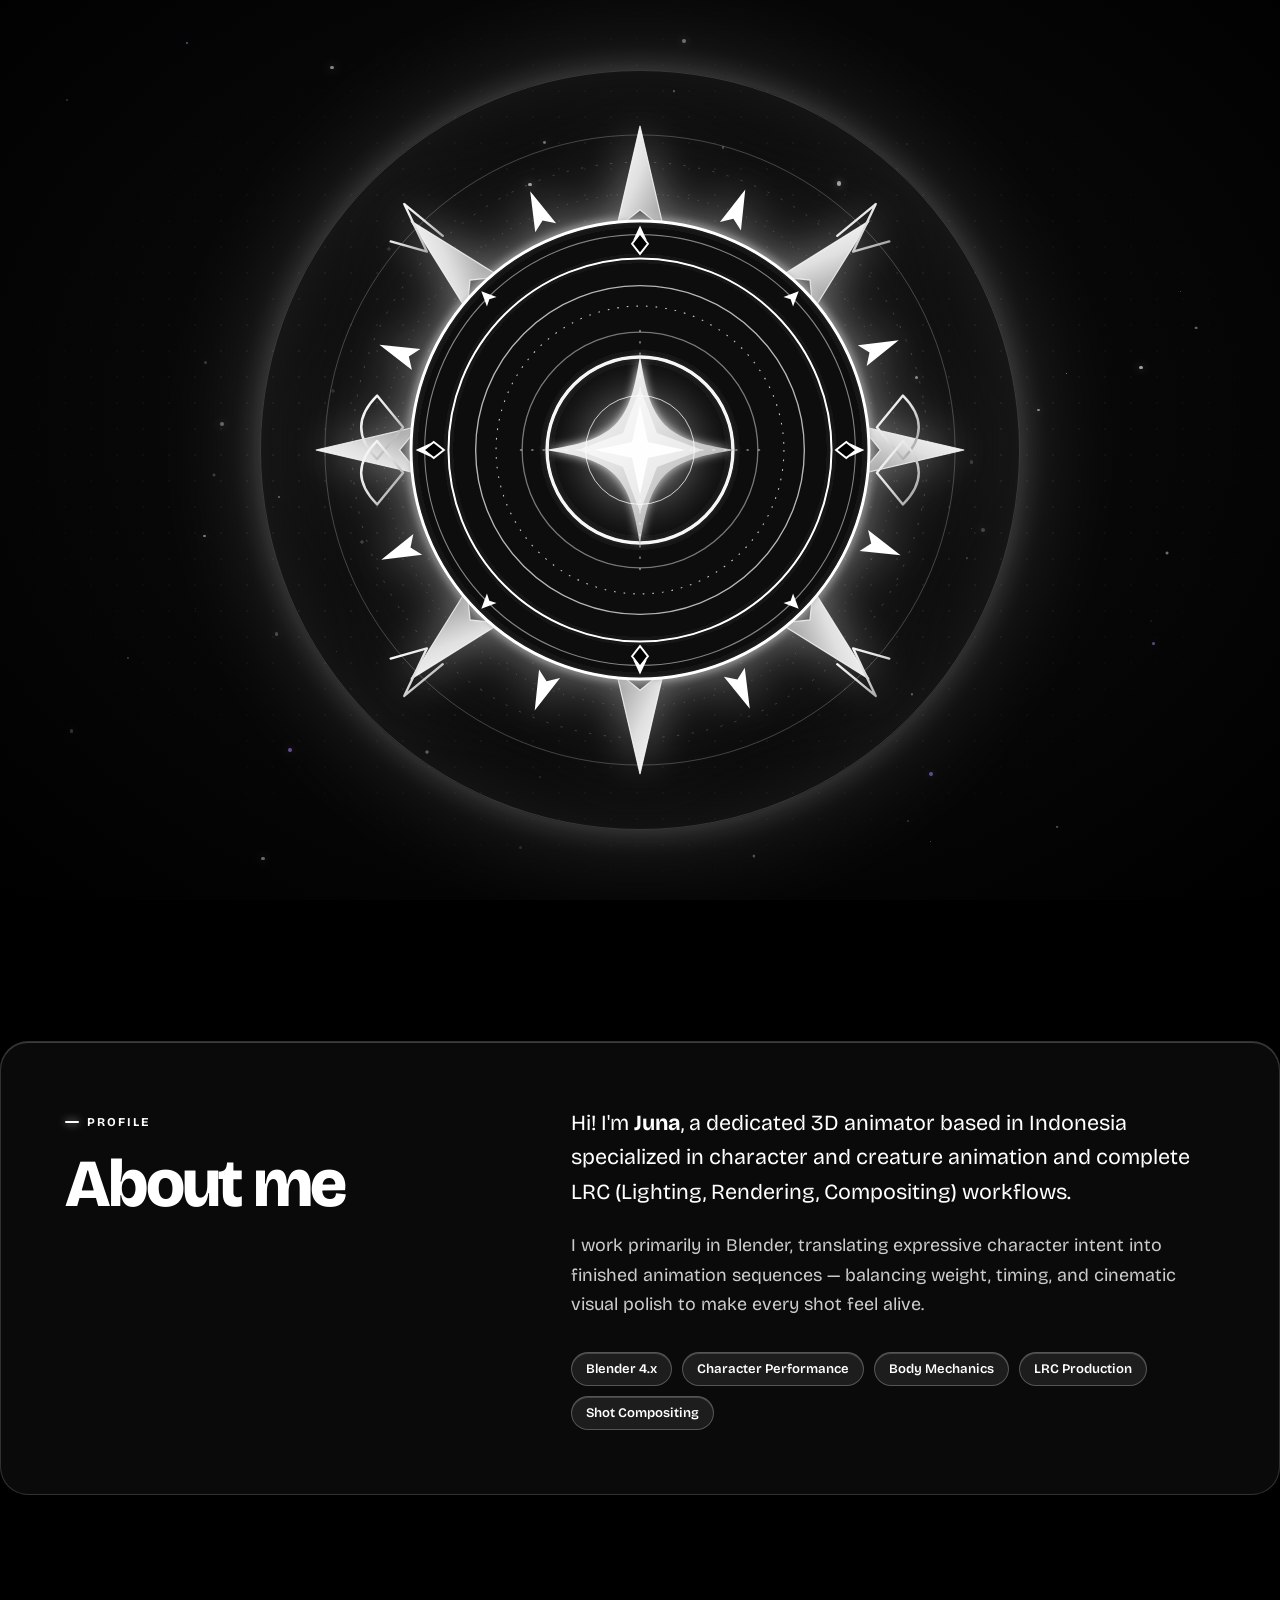
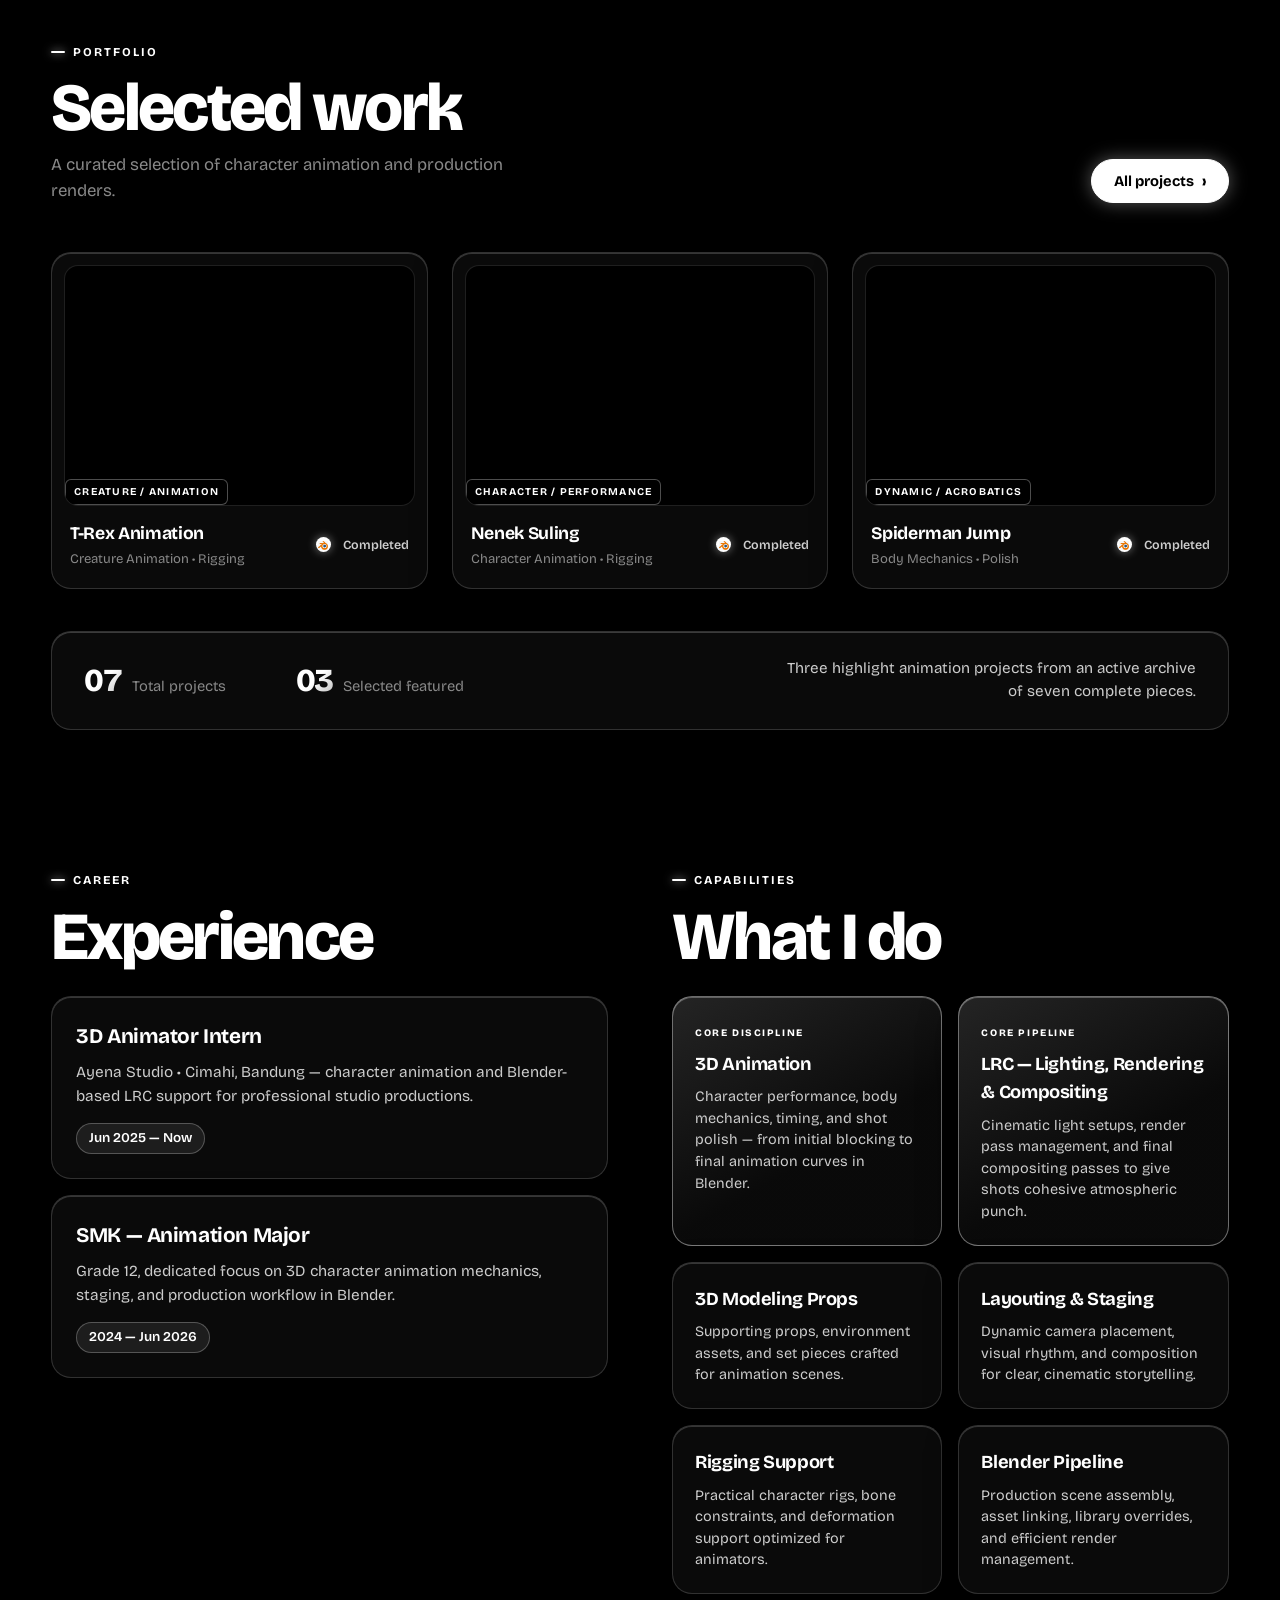
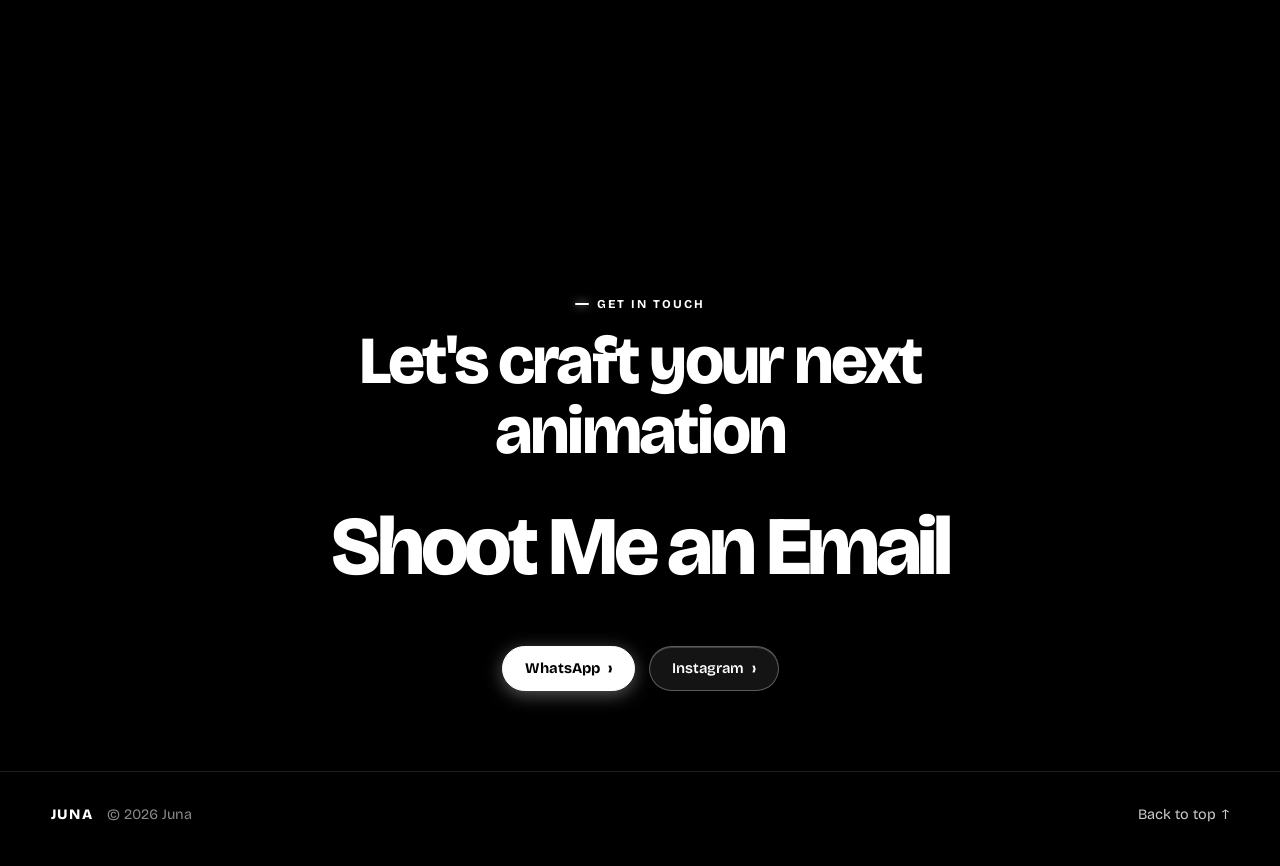
<file: index.html>
<!DOCTYPE html>
<html lang="en">
<head>
<meta charset="utf-8">
<meta name="viewport" content="width=device-width, initial-scale=1, viewport-fit=cover">
<title>Juna — 3D Animator & LRC Portfolio</title>
<meta name="color-scheme" content="dark">
<meta name="description" content="Portfolio of Juna — 3D Animator focused on character & creature animation and Blender-based LRC pipeline.">
<link rel="icon" type="image/svg+xml" href="assets/favicon.svg">
<link rel="preconnect" href="https://fonts.googleapis.com">
<link rel="stylesheet" href="https://fonts.googleapis.com/css2?family=Bricolage+Grotesque:opsz,wght@12..96,300..800&display=swap">
<link rel="stylesheet" href="css/style.css">
</head>
<body class="lock">
<div id="intro" aria-label="Intro portofolio">
  <div class="portal-stage" id="portal-stage">
    <svg class="portal-svg" viewBox="0 0 600 600" role="img" aria-label="Geometric portal emblem">
      <defs>
        <radialGradient id="coreGlow"><stop offset="0" stop-color="#ffffff" stop-opacity=".7"/><stop offset=".48" stop-color="#ffffff" stop-opacity=".2"/><stop offset="1" stop-color="#000000" stop-opacity="0"/></radialGradient>
        <linearGradient id="silver" x1="0" y1="0" x2="1" y2="1"><stop stop-color="#ffffff"/><stop offset=".48" stop-color="#e0e0e0"/><stop offset="1" stop-color="#999999"/></linearGradient>
        <filter id="softGlow" x="-100%" y="-100%" width="300%" height="300%"><feGaussianBlur stdDeviation="4" result="blur"/><feMerge><feMergeNode in="blur"/><feMergeNode in="SourceGraphic"/></feMerge></filter>
      </defs>
      <!-- Fine orbital guides -->
      <g class="orbit orbit-slow" fill="none" stroke="#ffffff" stroke-opacity=".25">
        <circle cx="300" cy="300" r="278" stroke-width=".8"/>
        <circle cx="300" cy="300" r="254" stroke-width=".7" stroke-dasharray="2 11"/>
        <circle cx="300" cy="300" r="226" stroke-width=".7" stroke-dasharray="1 8"/>
      </g>
      <!-- Outer directional shards -->
      <g class="outer-shards" fill="url(#silver)" stroke="#ffffff" stroke-opacity=".8" stroke-width="1">
        <path d="M300 14 L321 105 L300 88 L279 105Z"/>
        <path d="M300 14 L321 105 L300 88 L279 105Z" transform="rotate(45 300 300)"/>
        <path d="M300 14 L321 105 L300 88 L279 105Z" transform="rotate(90 300 300)"/>
        <path d="M300 14 L321 105 L300 88 L279 105Z" transform="rotate(135 300 300)"/>
        <path d="M300 14 L321 105 L300 88 L279 105Z" transform="rotate(180 300 300)"/>
        <path d="M300 14 L321 105 L300 88 L279 105Z" transform="rotate(225 300 300)"/>
        <path d="M300 14 L321 105 L300 88 L279 105Z" transform="rotate(270 300 300)"/>
        <path d="M300 14 L321 105 L300 88 L279 105Z" transform="rotate(315 300 300)"/>
      </g>
      <!-- Floating angular ornaments -->
      <g class="outer-ornaments" fill="none" stroke="url(#silver)" stroke-width="2.1" stroke-linecap="round" stroke-linejoin="round">
        <path d="M126 111 l-34 -28 20 42 -32 -9"/><path d="M474 111 l34 -28 -20 42 32 -9"/>
        <path d="M126 489 l-34 28 20 -42 -32 9"/><path d="M474 489 l34 28 -20 -42 32 9"/>
        <path d="M68 252 q-28 28 0 56 l23 -28Z"/><path d="M532 252 q28 28 0 56 l-23 -28Z"/>
        <path d="M68 348 q-28 -28 0 -56 l23 28Z"/><path d="M532 348 q28 -28 0 -56 l-23 28Z"/>
      </g>
      <g class="outer-arrows" fill="#ffffff">
        <path d="M300 52 l10 35 -10 -7 -10 7Z" transform="rotate(22 300 300)"/>
        <path d="M300 52 l10 35 -10 -7 -10 7Z" transform="rotate(67 300 300)"/>
        <path d="M300 52 l10 35 -10 -7 -10 7Z" transform="rotate(112 300 300)"/>
        <path d="M300 52 l10 35 -10 -7 -10 7Z" transform="rotate(157 300 300)"/>
        <path d="M300 52 l10 35 -10 -7 -10 7Z" transform="rotate(202 300 300)"/>
        <path d="M300 52 l10 35 -10 -7 -10 7Z" transform="rotate(247 300 300)"/>
        <path d="M300 52 l10 35 -10 -7 -10 7Z" transform="rotate(292 300 300)"/>
        <path d="M300 52 l10 35 -10 -7 -10 7Z" transform="rotate(337 300 300)"/>
      </g>
      <!-- Main concentric seal -->
      <g class="seal-shell" filter="url(#softGlow)">
        <circle cx="300" cy="300" r="202" fill="#080808" fill-opacity=".96" stroke="#ffffff" stroke-width="2.6"/>
        <circle cx="300" cy="300" r="190" fill="none" stroke="#d0d0d0" stroke-opacity=".6" stroke-width="1"/>
        <circle cx="300" cy="300" r="169" fill="none" stroke="#ffffff" stroke-width="1.8"/>
        <circle cx="300" cy="300" r="145" fill="none" stroke="#e0e0e0" stroke-opacity=".8" stroke-width="1.2"/>
        <circle cx="300" cy="300" r="127" fill="none" stroke="#ffffff" stroke-opacity=".75" stroke-width="1" stroke-dasharray="1.5 7"/>
        <circle cx="300" cy="300" r="104" fill="none" stroke="#c0c0c0" stroke-opacity=".6" stroke-width="1.2"/>
        <circle cx="300" cy="300" r="82" fill="none" stroke="#ffffff" stroke-width="3"/>
      </g>
      <!-- Rotating segmented markings -->
      <g class="inner-ticks" fill="#ffffff">
        <path d="M300 102 l6 13 -6 -3 -6 3Z"/><path d="M300 102 l6 13 -6 -3 -6 3Z" transform="rotate(45 300 300)"/>
        <path d="M300 102 l6 13 -6 -3 -6 3Z" transform="rotate(90 300 300)"/><path d="M300 102 l6 13 -6 -3 -6 3Z" transform="rotate(135 300 300)"/>
        <path d="M300 102 l6 13 -6 -3 -6 3Z" transform="rotate(180 300 300)"/><path d="M300 102 l6 13 -6 -3 -6 3Z" transform="rotate(225 300 300)"/>
        <path d="M300 102 l6 13 -6 -3 -6 3Z" transform="rotate(270 300 300)"/><path d="M300 102 l6 13 -6 -3 -6 3Z" transform="rotate(315 300 300)"/>
      </g>
      <g class="cardinal-diamonds" fill="#000000" stroke="#ffffff" stroke-width="1.7">
        <path d="M300 109 l7 9 -7 9 -7 -9Z"/><path d="M300 109 l7 9 -7 9 -7 -9Z" transform="rotate(90 300 300)"/>
        <path d="M300 109 l7 9 -7 9 -7 -9Z" transform="rotate(180 300 300)"/><path d="M300 109 l7 9 -7 9 -7 -9Z" transform="rotate(270 300 300)"/>
      </g>
      <!-- Core glow and layered star -->
      <circle class="core-glow" cx="300" cy="300" r="91" fill="url(#coreGlow)"/>
      <g class="core-star" filter="url(#softGlow)">
        <path d="M300 216 C309 278 322 291 384 300 C322 309 309 322 300 384 C291 322 278 309 216 300 C278 291 291 278 300 216Z" fill="url(#silver)"/>
        <path d="M300 245 L315 285 L355 300 L315 315 L300 355 L285 315 L245 300 L285 285Z" fill="#fff" fill-opacity=".6"/>
        <path d="M300 260 L307 293 L340 300 L307 307 L300 340 L293 307 L260 300 L293 293Z" fill="#ffffff" fill-opacity=".95"/>
      </g>
      <g class="core-cross" fill="none" stroke="#ffffff" stroke-opacity=".85" stroke-width=".8">
        <circle cx="300" cy="300" r="48"/><path d="M300 194 V406 M194 300 H406" stroke-dasharray="2 8"/>
      </g>
    </svg>
    <button id="enter" type="button" aria-label="Enter portfolio"><span class="sr-only">Enter portfolio</span></button>
  </div>
</div>

<nav id="nav"><div class="wrap">
  <div class="brand">
    <a class="logo" href="#top">
      <span class="logo-mark" aria-hidden="true">
        <svg viewBox="0 0 24 24" width="18" height="18" fill="none" stroke="currentColor" stroke-width="2.4" stroke-linecap="round"><path d="M5 18L19 6M19 6H9M19 6V16"/></svg>
      </span>
      <span class="logo-text">JUNA</span>
    </a>
  </div>
  
  <div class="nav-taglines" aria-hidden="true">
    <span>Your Vision, Animated</span>
    <span class="sep">&bull;</span>
    <span>Motion That Connects</span>
  </div>

  <div class="links">
    <a href="#about">About <span class="nav-arrow" aria-hidden="true">›</span></a>
    <a href="#karya">Projects <span class="nav-arrow" aria-hidden="true">›</span></a>
    <a href="#pengalaman">Experience <span class="nav-arrow" aria-hidden="true">›</span></a>
    <a href="#contact">Contact <span class="nav-arrow" aria-hidden="true">›</span></a>
  </div>

  <a class="btn contact-btn" href="https://wa.me/6285183174542" target="_blank" rel="noopener">WhatsApp <span class="nav-arrow" aria-hidden="true">›</span></a>
</div></nav>

<header class="hero" id="top">
  <!-- Dynamic ambient speed & glow backdrop -->
  <div class="hero-backdrop" aria-hidden="true">
    <div class="hero-radial-glow"></div>
    <div class="hero-motion-streak streak-a"></div>
    <div class="hero-motion-streak streak-b"></div>
  </div>

  <div class="scene scene-left" aria-hidden="true">
    <div class="artifact">
      <div class="crystal">
        <div class="crystal-face face-one"></div>
        <div class="crystal-face face-two"></div>
        <div class="crystal-face face-three"></div>
        <div class="crystal-face face-four"></div>
        <div class="crystal-core"></div>
      </div>
    </div>
  </div>
  <div class="scene" id="scene" aria-hidden="true">
    <div class="artifact">
      <div class="artifact-aura"></div>
      <div class="artifact-orb"></div>
      <div class="artifact-ring ring-one"><i></i></div>
      <div class="artifact-ring ring-two"><i></i></div>
      <div class="artifact-ring ring-three"><i></i></div>
    </div>
  </div>

  <div class="wrap hero-wrap">
    <!-- Left Hero Glass Card -->
    <div class="hero-card rv">
      <div class="hero-eyebrow">
        <span class="pulse-dot"></span>
        <span>3D ANIMATION &bull; LRC PIPELINE</span>
      </div>
      <h1 class="hero-title">
        <span class="row"><span>My Perspective.</span></span>
        <span class="row"><span>My Creativity.</span></span>
        <span class="row"><span>My World in 3D.</span></span>
      </h1>
      <p class="tag">
        Turning character performances and storytelling into polished cinematic shots — from blocking and dynamic body mechanics to final lighting, rendering, and compositing in Blender.
      </p>
      <div class="cta hero-cta">
        <a class="btn solid btn-glow" href="#karya">View projects <span class="btn-arrow" aria-hidden="true">›</span></a>
        <a class="btn btn-glass" href="#contact">Get in touch <span class="btn-arrow" aria-hidden="true">›</span></a>
      </div>
      <div class="meta hero-meta">
        <span class="status-indicator"></span> Based in Indonesia &bull; Open to work &bull; Remote freelance
      </div>
    </div>

    <!-- Right Floating Feature Video Preview Card (Matches reference picture-in-picture card) -->
    <div class="hero-widget rv">
      <div class="hero-widget-frame">
        <div class="hero-widget-media">
          <video class="hero-widget-video" src="assets/videos/Trex render.mp4" autoplay muted loop playsinline preload="metadata"></video>
          <span class="hero-widget-tag">FEATURED SHOT</span>
        </div>
        <div class="hero-widget-bottom">
          <div class="hero-widget-copy">
            <strong>T-Rex Animation</strong>
            <small>Creature Animation &bull; Animation</small>
          </div>
          <a class="hero-widget-action" href="all-project.html">
            <span>Explore</span>
            <span class="action-arrow" aria-hidden="true">›</span>
          </a>
        </div>
      </div>
    </div>
  </div>
</header>

<section id="about"><div class="wrap about">
  <div class="about-intro rv">
    <div class="section-label"><span class="label-dash"></span> PROFILE</div>
    <h2>About me</h2>
  </div>
  <div class="about-content rv">
    <p class="lead-para">Hi! I'm <b>Juna</b>, a dedicated 3D animator based in Indonesia specialized in character and creature animation and complete LRC (Lighting, Rendering, Compositing) workflows.</p>
    <p>I work primarily in Blender, translating expressive character intent into finished animation sequences — balancing weight, timing, and cinematic visual polish to make every shot feel alive.</p>
    <div class="about-chips">
      <span class="chip">Blender 4.x</span>
      <span class="chip">Character Performance</span>
      <span class="chip">Body Mechanics</span>
      <span class="chip">LRC Production</span>
      <span class="chip">Shot Compositing</span>
    </div>
  </div>
</div></section>

<section id="karya" style="padding-top:0"><div class="wrap">
  <div class="head">
    <div>
      <div class="section-label rv"><span class="label-dash"></span> PORTFOLIO</div>
      <h2 class="rv">Selected work</h2>
      <p class="rv">A curated selection of character animation and production renders.</p>
    </div>
    <a class="btn project-archive-link rv" href="all-project.html">All projects <span class="btn-arrow" aria-hidden="true">›</span></a>
  </div>

  <div class="selected-project-grid">
    <a class="selected-project rv" href="all-project.html" aria-label="View T-Rex Animation">
      <span class="selected-project-art selected-project-art-modeling" aria-hidden="true">
        <video class="selected-project-video" src="assets/videos/Trex render.mp4" autoplay muted loop playsinline preload="metadata"></video>
        <span class="selected-project-discipline">CREATURE / ANIMATION</span>
      </span>
      <span class="selected-project-info">
        <span><strong>T-Rex Animation</strong><small>Creature Animation &bull; Rigging</small></span>
        <span class="selected-project-status"><span class="status-dot"></span> Completed</span>
      </span>
    </a>

    <a class="selected-project rv" href="all-project.html" aria-label="View Nenek Suling Animation">
      <span class="selected-project-art selected-project-art-animation" aria-hidden="true">
        <video class="selected-project-video" src="assets/videos/nenek render.mp4" autoplay muted loop playsinline preload="metadata"></video>
        <span class="selected-project-discipline">CHARACTER / PERFORMANCE</span>
      </span>
      <span class="selected-project-info">
        <span><strong>Nenek Suling</strong><small>Character Animation &bull; Rigging</small></span>
        <span class="selected-project-status"><span class="status-dot"></span> Completed</span>
      </span>
    </a>

    <a class="selected-project rv" href="all-project.html" aria-label="View Spiderman Jump Animation">
      <span class="selected-project-art selected-project-art-animation" aria-hidden="true">
        <video class="selected-project-video" src="assets/videos/spiderman render.mp4" autoplay muted loop playsinline preload="metadata"></video>
        <span class="selected-project-discipline">DYNAMIC / ACROBATICS</span>
      </span>
      <span class="selected-project-info">
        <span><strong>Spiderman Jump</strong><small>Body Mechanics &bull; Polish</small></span>
        <span class="selected-project-status"><span class="status-dot"></span> Completed</span>
      </span>
    </a>
  </div>

  <div class="project-progress rv" aria-label="Project progress">
    <div class="project-progress-counts">
      <p><strong>07</strong><span>Total projects</span></p>
      <p><strong>03</strong><span>Selected featured</span></p>
    </div>
    <p class="project-progress-note">Three highlight animation projects from an active archive of seven complete pieces.</p>
  </div>
</div></section>

<section id="pengalaman" style="padding-top:0"><div class="wrap two">
  <div class="rv experience-column">
    <div class="section-label"><span class="label-dash"></span> CAREER</div>
    <h2>Experience</h2>
    <div class="list experience-list">
      <div class="item">
        <div>
          <h3>3D Animator Intern</h3>
          <p>Ayena Studio &bull; Cimahi, Bandung — character animation and Blender-based LRC support for professional studio productions.</p>
        </div>
        <span class="item-time">Jun 2025 — Now</span>
      </div>
      <div class="item">
        <div>
          <h3>SMK — Animation Major</h3>
          <p>Grade 12, dedicated focus on 3D character animation mechanics, staging, and production workflow in Blender.</p>
        </div>
        <span class="item-time">2024 — Jun 2026</span>
      </div>
    </div>
  </div>

  <div class="rv services-column">
    <div class="section-label"><span class="label-dash"></span> CAPABILITIES</div>
    <h2>What I do</h2>
    <div class="list service-list">
      <div class="item service-item service-item--primary">
        <div>
          <div class="service-badge">CORE DISCIPLINE</div>
          <h3>3D Animation</h3>
          <p>Character performance, body mechanics, timing, and shot polish — from initial blocking to final animation curves in Blender.</p>
        </div>
      </div>
      <div class="item service-item service-item--primary">
        <div>
          <div class="service-badge">CORE PIPELINE</div>
          <h3>LRC — Lighting, Rendering &amp; Compositing</h3>
          <p>Cinematic light setups, render pass management, and final compositing passes to give shots cohesive atmospheric punch.</p>
        </div>
      </div>
      <div class="item service-item">
        <div>
          <h3>3D Modeling Props</h3>
          <p>Supporting props, environment assets, and set pieces crafted for animation scenes.</p>
        </div>
      </div>
      <div class="item service-item">
        <div>
          <h3>Layouting &amp; Staging</h3>
          <p>Dynamic camera placement, visual rhythm, and composition for clear, cinematic storytelling.</p>
        </div>
      </div>
      <div class="item service-item">
        <div>
          <h3>Rigging Support</h3>
          <p>Practical character rigs, bone constraints, and deformation support optimized for animators.</p>
        </div>
      </div>
      <div class="item service-item">
        <div>
          <h3>Blender Pipeline</h3>
          <p>Production scene assembly, asset linking, library overrides, and efficient render management.</p>
        </div>
      </div>
    </div>
  </div>
</div></section>

<section id="contact" class="contact"><div class="wrap">
  <div class="section-label rv" style="text-align:center"><span class="label-dash"></span> GET IN TOUCH</div>
  <h2 class="rv" style="margin:0 auto">Let's craft your next animation</h2>
  <a class="big rv" id="mail" href="mailto:kejuuanimator@gmail.com">Shoot Me an Email</a>
  <div class="soc rv">
    <a class="btn solid btn-glow" href="https://wa.me/6285183174542" target="_blank" rel="noopener">WhatsApp <span class="btn-arrow" aria-hidden="true">›</span></a>
    <a class="btn btn-glass" href="https://www.instagram.com/sayycheseeeee" target="_blank" rel="noopener">Instagram <span class="btn-arrow" aria-hidden="true">›</span></a>
  </div>
</div></section>

<footer><div class="wrap">
  <div class="footer-left">
    <span class="footer-logo">JUNA</span>
    <span class="footer-copy">&copy; 2026 Juna</span>
  </div>
  <a class="footer-top-link" href="#top">Back to top <span class="arrow-ico" aria-hidden="true">↑</span></a>
</div></footer>

<script src="js/main.js"></script>
</body>
</html>
</file>
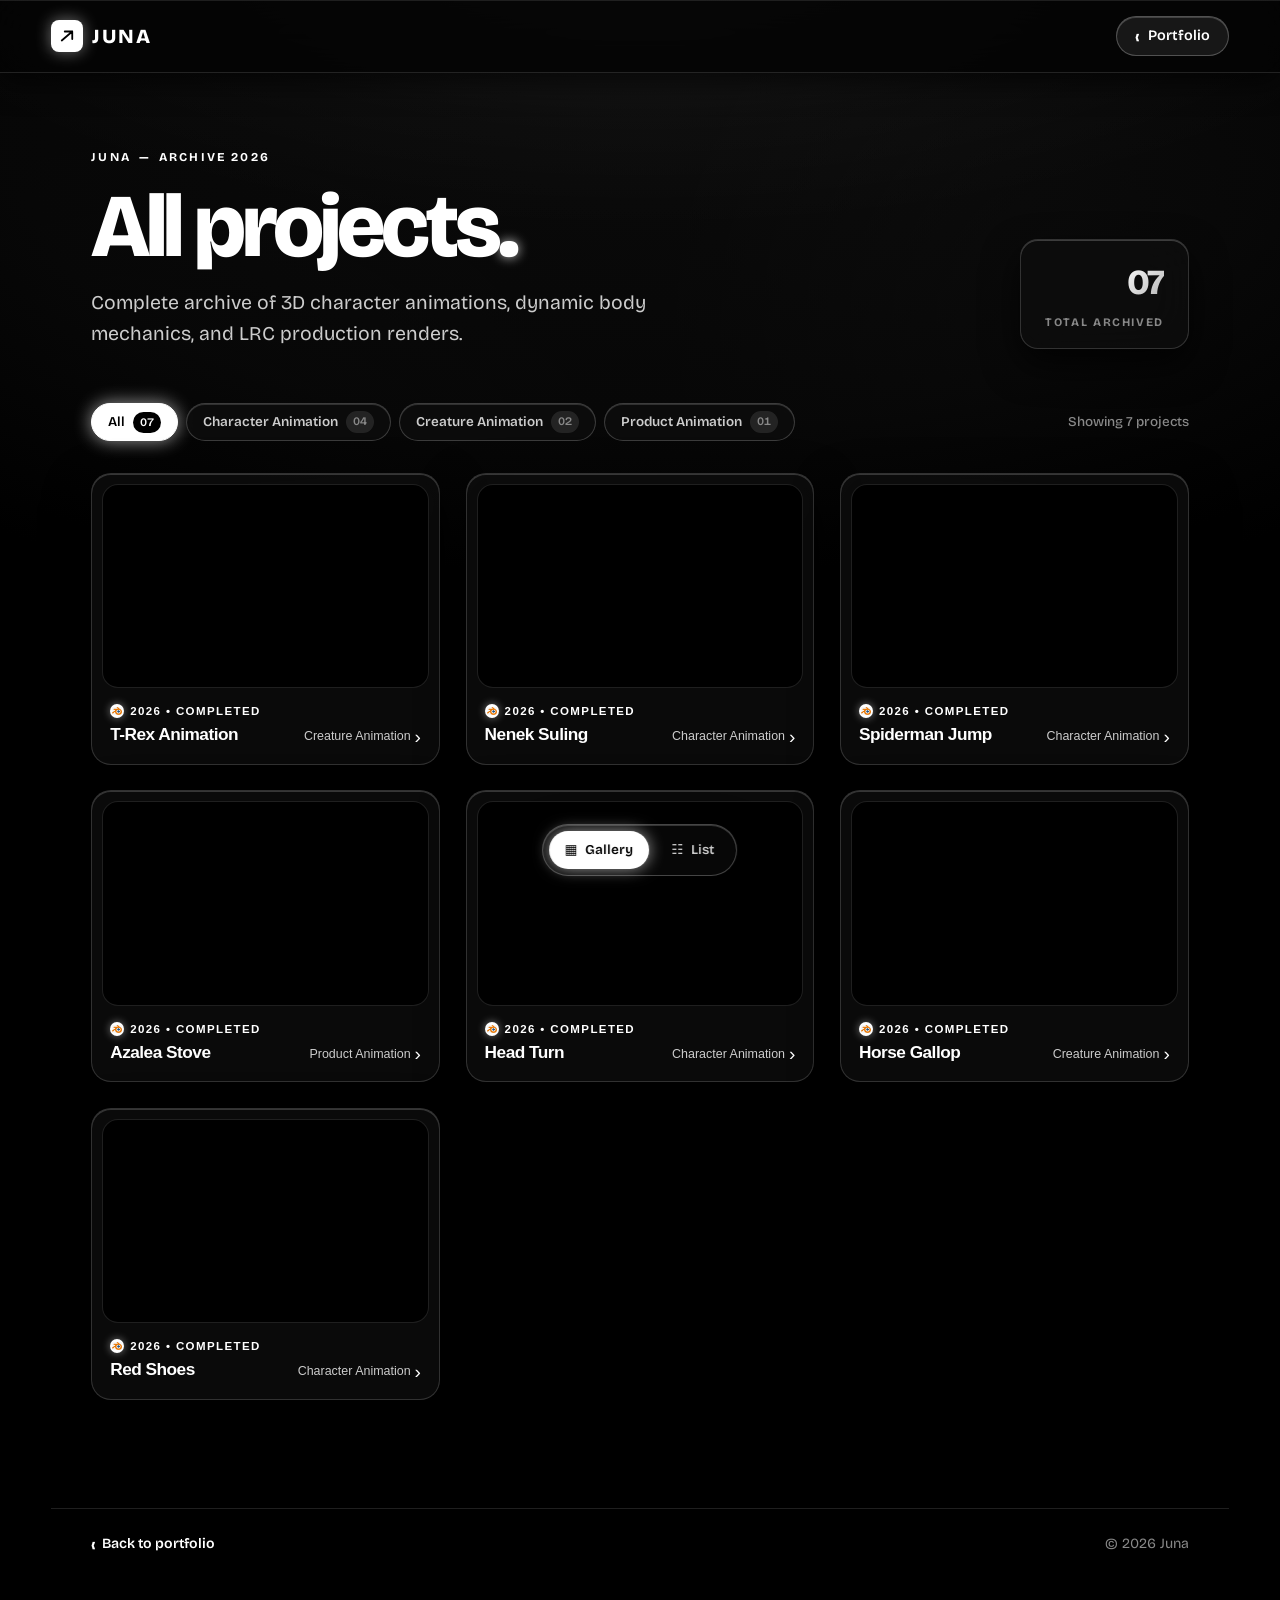
<file: all-project.html>
<!DOCTYPE html>
<html lang="en">
<head>
<meta charset="utf-8">
<meta name="viewport" content="width=device-width, initial-scale=1, viewport-fit=cover">
<title>All Projects — Juna (3D Animator & LRC)</title>
<meta name="color-scheme" content="dark">
<meta name="description" content="Complete archive of 3D character animation and render projects by Juna.">
<link rel="icon" type="image/svg+xml" href="assets/favicon.svg">
<link rel="preconnect" href="https://fonts.googleapis.com">
<link rel="stylesheet" href="https://fonts.googleapis.com/css2?family=Bricolage+Grotesque:opsz,wght@12..96,300..800&display=swap">
<link rel="stylesheet" href="css/style.css">
<link rel="stylesheet" href="css/projects.css">
</head>
<body class="projects-page">
<nav class="archive-nav"><div class="wrap">
  <a class="logo" href="index.html">
    <span class="logo-mark" aria-hidden="true">
      <svg viewBox="0 0 24 24" width="18" height="18" fill="none" stroke="currentColor" stroke-width="2.4" stroke-linecap="round"><path d="M5 18L19 6M19 6H9M19 6V16"/></svg>
    </span>
    <span class="logo-text">JUNA</span>
  </a>
  <a class="archive-back" href="index.html#karya"><span class="back-arrow" aria-hidden="true">‹</span> Portfolio</a>
</div></nav>

<main class="archive-main wrap">
  <header class="archive-heading">
    <div class="archive-heading-copy">
      <p class="archive-eyebrow">JUNA <span>—</span> ARCHIVE 2026</p>
      <h1>All projects<span class="archive-period">.</span></h1>
      <p class="archive-description">Complete archive of 3D character animations, dynamic body mechanics, and LRC production renders.</p>
    </div>
    <p class="archive-total"><strong data-project-total>07</strong><span>TOTAL ARCHIVED</span></p>
  </header>

  <div class="project-toolbar">
    <div class="project-filters" role="group" aria-label="Filter projects">
      <button class="filter-option" type="button" data-filter="all" aria-pressed="true">All <span data-filter-count="all">07</span></button>
      <button class="filter-option" type="button" data-filter="character-animation" aria-pressed="false">Character Animation <span data-filter-count="character-animation">04</span></button>
      <button class="filter-option" type="button" data-filter="creature-animation" aria-pressed="false">Creature Animation <span data-filter-count="creature-animation">02</span></button>
      <button class="filter-option" type="button" data-filter="product-animation" aria-pressed="false">Product Animation <span data-filter-count="product-animation">01</span></button>
    </div>
    <p class="filter-result" aria-live="polite">Showing 7 projects</p>
  </div>

  <section class="project-gallery" aria-label="All projects">
    <button class="gallery-card art-one" type="button"
      data-title="T-Rex Animation" data-category="Creature Animation" data-year="2026" data-status="completed"
      data-description="A T-Rex creature animation study built without motion paths, emphasizing weight, momentum, and heavy creature locomotion."
      data-role="Creature Animation" data-video="assets/videos/Trex render.mp4" data-video-viewport="assets/videos/trex render viewport.mp4" data-source="">
      <span class="gallery-art" aria-hidden="true">
        <video class="gallery-video" src="assets/videos/Trex render.mp4" muted loop playsinline preload="metadata"></video>
      </span>
      <span class="gallery-card-info">
        <span class="gallery-card-number"><span class="status-dot"></span> 2026 &bull; COMPLETED</span>
        <span class="gallery-card-title">T-Rex Animation</span>
        <span class="gallery-card-type">Creature Animation <span class="card-arrow" aria-hidden="true">›</span></span>
      </span>
    </button>

    <button class="gallery-card art-two" type="button"
      data-title="Nenek Suling" data-category="Character Animation" data-year="2026" data-status="completed"
      data-description="A fully rendered character animation project featuring Nenek Suling, highlighting subtle musical performance, hand fingerings, and expressive facial staging."
      data-role="Character Animation" data-video="assets/videos/nenek render.mp4" data-video-viewport="assets/videos/nenek render viewport.mp4" data-source="">
      <span class="gallery-art" aria-hidden="true">
        <video class="gallery-video" src="assets/videos/nenek render.mp4" muted loop playsinline preload="metadata"></video>
      </span>
      <span class="gallery-card-info">
        <span class="gallery-card-number"><span class="status-dot"></span> 2026 &bull; COMPLETED</span>
        <span class="gallery-card-title">Nenek Suling</span>
        <span class="gallery-card-type">Character Animation <span class="card-arrow" aria-hidden="true">›</span></span>
      </span>
    </button>

    <button class="gallery-card art-three" type="button"
      data-title="Spiderman Jump" data-category="Character Animation" data-year="2026" data-status="completed"
      data-description="A dynamic character acrobatic sequence of Spiderman leaping through the air, focusing on apex suspension, anticipation, and high-impact landing arcs."
      data-role="Character Animation" data-video="assets/videos/spiderman render.mp4" data-video-viewport="assets/videos/spiderman render viewport.mp4" data-source="">
      <span class="gallery-art" aria-hidden="true">
        <video class="gallery-video" src="assets/videos/spiderman render.mp4" muted loop playsinline preload="metadata"></video>
      </span>
      <span class="gallery-card-info">
        <span class="gallery-card-number"><span class="status-dot"></span> 2026 &bull; COMPLETED</span>
        <span class="gallery-card-title">Spiderman Jump</span>
        <span class="gallery-card-type">Character Animation <span class="card-arrow" aria-hidden="true">›</span></span>
      </span>
    </button>

    <button class="gallery-card art-four" type="button"
      data-title="Azalea Stove" data-category="Product Animation" data-year="2026" data-status="completed"
      data-description="A cinematic product commercial animation for the Azalea stove, staged with dramatic studio lighting and premium material rendering."
      data-role="Product Animation &bull; Lighting" data-video="assets/videos/azalea kompor.mp4" data-video-viewport="" data-source="">
      <span class="gallery-art" aria-hidden="true">
        <video class="gallery-video" src="assets/videos/azalea kompor.mp4" muted loop playsinline preload="metadata"></video>
      </span>
      <span class="gallery-card-info">
        <span class="gallery-card-number"><span class="status-dot"></span> 2026 &bull; COMPLETED</span>
        <span class="gallery-card-title">Azalea Stove</span>
        <span class="gallery-card-type">Product Animation <span class="card-arrow" aria-hidden="true">›</span></span>
      </span>
    </button>

    <button class="gallery-card art-five" type="button"
      data-title="Head Turn" data-category="Character Animation" data-year="2026" data-status="completed"
      data-description="A stylized head-turn animation study focusing on eye darting, secondary facial motion, and natural anticipation."
      data-role="Character Animation" data-video="assets/videos/head turn.mp4" data-video-viewport="" data-source="">
      <span class="gallery-art" aria-hidden="true">
        <video class="gallery-video" src="assets/videos/head turn.mp4" muted loop playsinline preload="metadata"></video>
      </span>
      <span class="gallery-card-info">
        <span class="gallery-card-number"><span class="status-dot"></span> 2026 &bull; COMPLETED</span>
        <span class="gallery-card-title">Head Turn</span>
        <span class="gallery-card-type">Character Animation <span class="card-arrow" aria-hidden="true">›</span></span>
      </span>
    </button>

    <button class="gallery-card art-six" type="button"
      data-title="Horse Gallop" data-category="Creature Animation" data-year="2026" data-status="completed"
      data-description="A four-legged creature locomotion render of a galloping horse, examining footfall pacing, spine flexion, and muscle timing."
      data-role="Creature Animation" data-video="assets/videos/kuda render.mp4" data-video-viewport="" data-source="">
      <span class="gallery-art" aria-hidden="true">
        <video class="gallery-video" src="assets/videos/kuda render.mp4" muted loop playsinline preload="metadata"></video>
      </span>
      <span class="gallery-card-info">
        <span class="gallery-card-number"><span class="status-dot"></span> 2026 &bull; COMPLETED</span>
        <span class="gallery-card-title">Horse Gallop</span>
        <span class="gallery-card-type">Creature Animation <span class="card-arrow" aria-hidden="true">›</span></span>
      </span>
    </button>

    <button class="gallery-card art-seven" type="button"
      data-title="Red Shoes" data-category="Character Animation" data-year="2026" data-status="completed"
      data-description="A character performance animation of a girl in a red dress and shoes, polishing emotional posture, cloth drag, and weight shifts."
      data-role="Character Animation" data-video="assets/videos/red shoes.mp4" data-video-viewport="" data-source="">
      <span class="gallery-art" aria-hidden="true">
        <video class="gallery-video" src="assets/videos/red shoes.mp4" muted loop playsinline preload="metadata"></video>
      </span>
      <span class="gallery-card-info">
        <span class="gallery-card-number"><span class="status-dot"></span> 2026 &bull; COMPLETED</span>
        <span class="gallery-card-title">Red Shoes</span>
        <span class="gallery-card-type">Character Animation <span class="card-arrow" aria-hidden="true">›</span></span>
      </span>
    </button>
  </section>

  <section class="project-list" aria-label="Projects in list view">
    <button class="project-row" type="button"
      data-title="T-Rex Animation" data-category="Creature Animation" data-year="2026" data-status="completed"
      data-description="A T-Rex creature animation study built without motion paths, emphasizing weight, momentum, and heavy creature locomotion."
      data-role="Creature Animation" data-video="assets/videos/Trex render.mp4" data-video-viewport="assets/videos/trex render viewport.mp4" data-source="">
      <span class="project-info"><span class="project-title">T-Rex Animation</span><span class="project-subtitle"><span class="status-dot"></span>Creature Animation &bull; 2026 &bull; Completed</span></span>
      <span class="project-open" aria-hidden="true">›</span>
    </button>
    <button class="project-row" type="button"
      data-title="Nenek Suling" data-category="Character Animation" data-year="2026" data-status="completed"
      data-description="A fully rendered character animation project featuring Nenek Suling, highlighting subtle musical performance, hand fingerings, and expressive facial staging."
      data-role="Character Animation" data-video="assets/videos/nenek render.mp4" data-video-viewport="assets/videos/nenek render viewport.mp4" data-source="">
      <span class="project-info"><span class="project-title">Nenek Suling</span><span class="project-subtitle"><span class="status-dot"></span>Character Animation &bull; 2026 &bull; Completed</span></span>
      <span class="project-open" aria-hidden="true">›</span>
    </button>
    <button class="project-row" type="button"
      data-title="Spiderman Jump" data-category="Character Animation" data-year="2026" data-status="completed"
      data-description="A dynamic character acrobatic sequence of Spiderman leaping through the air, focusing on apex suspension, anticipation, and high-impact landing arcs."
      data-role="Character Animation" data-video="assets/videos/spiderman render.mp4" data-video-viewport="assets/videos/spiderman render viewport.mp4" data-source="">
      <span class="project-info"><span class="project-title">Spiderman Jump</span><span class="project-subtitle"><span class="status-dot"></span>Character Animation &bull; 2026 &bull; Completed</span></span>
      <span class="project-open" aria-hidden="true">›</span>
    </button>
    <button class="project-row" type="button"
      data-title="Azalea Stove" data-category="Product Animation" data-year="2026" data-status="completed"
      data-description="A cinematic product commercial animation for the Azalea stove, staged with dramatic studio lighting and premium material rendering."
      data-role="Product Animation &bull; Lighting" data-video="assets/videos/azalea kompor.mp4" data-video-viewport="" data-source="">
      <span class="project-info"><span class="project-title">Azalea Stove</span><span class="project-subtitle"><span class="status-dot"></span>Product Animation &bull; 2026 &bull; Completed</span></span>
      <span class="project-open" aria-hidden="true">›</span>
    </button>
    <button class="project-row" type="button"
      data-title="Head Turn" data-category="Character Animation" data-year="2026" data-status="completed"
      data-description="A stylized head-turn animation study focusing on eye darting, secondary facial motion, and natural anticipation."
      data-role="Character Animation" data-video="assets/videos/head turn.mp4" data-video-viewport="" data-source="">
      <span class="project-info"><span class="project-title">Head Turn</span><span class="project-subtitle"><span class="status-dot"></span>Character Animation &bull; 2026 &bull; Completed</span></span>
      <span class="project-open" aria-hidden="true">›</span>
    </button>
    <button class="project-row" type="button"
      data-title="Horse Gallop" data-category="Creature Animation" data-year="2026" data-status="completed"
      data-description="A four-legged creature locomotion render of a galloping horse, examining footfall pacing, spine flexion, and muscle timing."
      data-role="Creature Animation" data-video="assets/videos/kuda render.mp4" data-video-viewport="" data-source="">
      <span class="project-info"><span class="project-title">Horse Gallop</span><span class="project-subtitle"><span class="status-dot"></span>Creature Animation &bull; 2026 &bull; Completed</span></span>
      <span class="project-open" aria-hidden="true">›</span>
    </button>
    <button class="project-row" type="button"
      data-title="Red Shoes" data-category="Character Animation" data-year="2026" data-status="completed"
      data-description="A character performance animation of a girl in a red dress and shoes, polishing emotional posture, cloth drag, and weight shifts."
      data-role="Character Animation" data-video="assets/videos/red shoes.mp4" data-video-viewport="" data-source="">
      <span class="project-info"><span class="project-title">Red Shoes</span><span class="project-subtitle"><span class="status-dot"></span>Character Animation &bull; 2026 &bull; Completed</span></span>
      <span class="project-open" aria-hidden="true">›</span>
    </button>
  </section>

  <footer class="archive-footer">
    <a href="index.html"><span class="back-arrow" aria-hidden="true">‹</span> Back to portfolio</a>
    <span>&copy; 2026 Juna</span>
  </footer>
</main>

<div class="view-switch" role="group" aria-label="Project view">
  <button type="button" class="view-option" data-view="gallery" aria-pressed="true" aria-label="Gallery view"><span aria-hidden="true">▦</span><span>Gallery</span></button>
  <button type="button" class="view-option" data-view="list" aria-pressed="false" aria-label="List view"><span aria-hidden="true">☷</span><span>List</span></button>
</div>

<dialog class="project-dialog" aria-labelledby="dialog-title">
  <div class="dialog-shell">
    <div class="dialog-topbar">
      <span class="dialog-label"><span class="status-dot"></span> PROJECT DETAILS</span>
      <button class="dialog-close" type="button" aria-label="Close project details">Close <span aria-hidden="true">×</span></button>
    </div>
    <div class="dialog-art" aria-label="Project artwork">
      <div class="dialog-view-toggle" role="group" aria-label="Preview render type" hidden>
        <button class="dialog-view-option" type="button" data-render-view="final" aria-pressed="true">Final render</button>
        <button class="dialog-view-option" type="button" data-render-view="viewport" aria-pressed="false">Viewport</button>
      </div>
      <video class="dialog-video" controls playsinline hidden></video>
      <img class="dialog-image" alt="" hidden>
      <div class="dialog-art-placeholder"><span>ARTWORK<br>PREVIEW</span></div>
    </div>
    <div class="dialog-content">
      <div>
        <p class="dialog-meta"></p>
        <h2 id="dialog-title"></h2>
        <p class="dialog-description"></p>
      </div>
      <div class="dialog-role-wrap"><span>ROLE / FOCUS</span><p class="dialog-role"></p></div>
    </div>
    <div class="dialog-actions">
      <a class="btn dialog-source" href="" target="_blank" rel="noopener noreferrer" hidden>View source <span aria-hidden="true">↗</span></a>
      <span class="dialog-source-unavailable">Source file private / NDA</span>
    </div>
  </div>
</dialog>

<script src="js/projects.js"></script>
</body>
</html>
</file>
<file: css/style.css>
/* ==========================================================================
   DESIGN SYSTEM & COLOR PALETTE — MONOCHROME BLACK & PURE WHITE
   ========================================================================== */

:root {
  /* Core Canvas — Deep Pure Black & Charcoal Surfaces */
  --bg-deep: #000000;
  --bg-base: #060606;
  --bg-surface: #0c0c0c;
  --bg-elevated: #141414;

  /* High-Contrast Whites */
  --fg: #ffffff;
  --fg-ice: #f4f4f4;
  --fg-soft: #cccccc;
  --mute: #888888;
  --mute-dim: #444444;

  /* Glassmorphism & Crisp White Borders */
  --card-bg: rgba(14, 14, 14, 0.75);
  --card-hover: rgba(22, 22, 22, 0.88);
  --card-border: rgba(255, 255, 255, 0.16);
  --card-border-hover: rgba(255, 255, 255, 0.65);
  --line: rgba(255, 255, 255, 0.12);
  --line-strong: rgba(255, 255, 255, 0.3);
  --glass-blur: blur(20px);

  /* Primary Accent — Pure White & Obsidian Inversion */
  --primary: #ffffff;
  --primary-fg: #000000;
  --primary-hover: #e0e0e0;
  --white-glow: rgba(255, 255, 255, 0.5);

  box-sizing: border-box;
  padding-top: env(safe-area-inset-top, 0px);
  padding-bottom: env(safe-area-inset-bottom, 0px);
  color-scheme: dark;
}

html {
  scroll-padding-top: env(safe-area-inset-top, 0px);
  scroll-behavior: smooth;
  background-color: var(--bg-deep);
}

*, *::before, *::after {
  box-sizing: inherit;
  margin: 0;
}

body {
  background-color: #000000;
  background-image: 
    /* Ambient white radiance at top */
    radial-gradient(ellipse 85% 45% at 50% -8%, rgba(255, 255, 255, 0.12) 0%, rgba(255, 255, 255, 0.02) 48%, transparent 75%),
    /* Controlled deep graphite depth */
    radial-gradient(ellipse 90% 60% at 50% 15%, rgba(24, 24, 24, 0.4) 0%, rgba(8, 8, 8, 0.85) 55%, #000000 92%),
    /* Clean white ambient side flares */
    radial-gradient(circle at 82% 28%, rgba(255, 255, 255, 0.04) 0%, transparent 35%),
    radial-gradient(circle at 18% 68%, rgba(255, 255, 255, 0.03) 0%, transparent 40%);
  background-attachment: fixed;
  color: var(--fg);
  font-family: "Bricolage Grotesque", system-ui, -apple-system, "Segoe UI", Roboto, sans-serif;
  line-height: 1.55;
  overflow-x: hidden;
  -webkit-font-smoothing: antialiased;
}

a {
  color: inherit;
  text-decoration: none;
}

:focus-visible {
  outline: 2px solid #ffffff;
  outline-offset: 4px;
  border-radius: 6px;
}

.wrap {
  max-width: 1280px;
  margin: 0 auto;
  padding: 0 clamp(20px, 4vw, 52px);
}

body::before {
  content: "";
  position: fixed;
  inset: 0 0 auto;
  height: env(safe-area-inset-top, 0px);
  background: var(--bg-deep);
  z-index: 60;
}

/* ==========================================================================
   NAVIGATION BAR
   ========================================================================== */

nav {
  position: fixed;
  top: env(safe-area-inset-top, 0px);
  left: 0;
  right: 0;
  z-index: 50;
  padding: 18px 0;
  transition: background .35s ease, border-color .35s ease, padding .3s ease;
  border-bottom: 1px solid transparent;
}

nav.solid {
  background: rgba(4, 4, 4, 0.88);
  backdrop-filter: var(--glass-blur);
  -webkit-backdrop-filter: var(--glass-blur);
  border-color: var(--line);
  padding: 14px 0;
  box-shadow: 0 8px 30px rgba(0, 0, 0, 0.7), inset 0 1px 0 rgba(255, 255, 255, 0.1);
}

nav .wrap {
  display: flex;
  align-items: center;
  justify-content: space-between;
  gap: 20px;
}

.brand {
  display: flex;
  align-items: center;
  gap: 12px;
}

.logo {
  display: inline-flex;
  align-items: center;
  gap: 9px;
  font-weight: 800;
  font-size: 1.25rem;
  letter-spacing: .08em;
  color: #fff;
  transition: transform .2s ease, text-shadow .2s ease;
}

.logo:hover {
  text-shadow: 0 0 18px var(--white-glow);
  transform: scale(1.02);
}

.logo-mark {
  display: inline-flex;
  align-items: center;
  justify-content: center;
  width: 32px;
  height: 32px;
  border-radius: 8px;
  background: #ffffff;
  color: #000000;
  box-shadow: 0 0 16px rgba(255, 255, 255, 0.45);
}

.nav-taglines {
  display: flex;
  align-items: center;
  gap: 10px;
  font-size: .84rem;
  letter-spacing: .05em;
  color: var(--mute);
  text-transform: uppercase;
  font-weight: 600;
}

.nav-taglines .sep {
  color: #ffffff;
  opacity: .5;
}

.links {
  display: flex;
  align-items: center;
  gap: 24px;
  font-size: .94rem;
  font-weight: 500;
  color: var(--fg-soft);
}

.links a {
  display: inline-flex;
  align-items: center;
  gap: 4px;
  padding: 6px 4px;
  transition: color .2s, transform .2s;
}

.links a:hover {
  color: #fff;
  transform: translateY(-1px);
}

.nav-arrow {
  color: #ffffff;
  opacity: .75;
  font-size: 1.15rem;
  line-height: 1;
  transition: transform .2s ease, opacity .2s;
}

.links a:hover .nav-arrow {
  transform: translateX(3px);
  opacity: 1;
}

/* Base Pill Button */
.btn {
  display: inline-flex;
  align-items: center;
  justify-content: center;
  gap: 8px;
  padding: 10px 22px;
  border-radius: 999px;
  border: 1px solid var(--card-border);
  background: rgba(255, 255, 255, 0.08);
  backdrop-filter: blur(12px);
  -webkit-backdrop-filter: blur(12px);
  font-weight: 600;
  font-size: .92rem;
  color: #fff;
  cursor: pointer;
  box-shadow: inset 0 1px 0 rgba(255, 255, 255, 0.2);
  transition: all .25s cubic-bezier(.2, .8, .2, 1);
}

.btn:hover {
  background: #ffffff;
  border-color: #ffffff;
  color: #000000;
  box-shadow: 0 0 20px rgba(255, 255, 255, 0.5);
  transform: translateY(-2px);
}

.btn.solid {
  background: #ffffff;
  border: 1px solid #ffffff;
  color: #000000;
  font-weight: 700;
  box-shadow: 0 4px 18px rgba(255, 255, 255, 0.35);
}

.btn.solid:hover {
  background: #e4e4e4;
  border-color: #ffffff;
  color: #000000;
  box-shadow: 0 0 26px rgba(255, 255, 255, 0.7);
}

.btn-arrow {
  font-size: 1.15rem;
  line-height: 1;
  color: inherit;
  transition: transform .2s ease;
}

.btn:hover .btn-arrow {
  transform: translateX(4px);
}

/* Contact Nav Button */
.btn.contact-btn {
  background: #ffffff;
  border: 1px solid #ffffff;
  color: #000000;
  font-weight: 700;
  box-shadow: 0 4px 16px rgba(255, 255, 255, 0.3);
}

.btn.contact-btn:hover {
  background: #e6e6e6;
  border-color: #ffffff;
  color: #000000;
  box-shadow: 0 0 22px rgba(255, 255, 255, 0.7);
}

@media(max-width: 900px) {
  .nav-taglines { display: none; }
}

@media(max-width: 760px) {
  .links { display: none; }
  .btn.contact-btn { padding: 8px 16px; font-size: .85rem; }
}

/* ==========================================================================
   HERO SECTION — HIGH-CONTRAST MONOCHROME WITH FULL WHITE TITLE
   ========================================================================== */

.hero {
  min-height: 100svh;
  display: flex;
  align-items: center;
  position: relative;
  padding: 130px 0 80px;
  overflow: hidden;
}

/* Ambient Monochrome Glow & White Speed Streaks */
.hero-backdrop {
  position: absolute;
  inset: 0;
  pointer-events: none;
  z-index: 1;
  overflow: hidden;
}

.hero-radial-glow {
  position: absolute;
  top: 15%;
  left: 35%;
  width: 55vw;
  height: 55vw;
  max-width: 750px;
  max-height: 750px;
  border-radius: 50%;
  background: radial-gradient(circle, rgba(255, 255, 255, 0.08) 0%, rgba(40, 40, 40, 0.15) 38%, transparent 70%);
  filter: blur(45px);
  transform: translate(-30%, -20%);
  animation: heroGlowPulse 8s ease-in-out infinite alternate;
}

@keyframes heroGlowPulse {
  0% { transform: translate(-30%, -20%) scale(0.95); opacity: 0.8; }
  100% { transform: translate(-25%, -15%) scale(1.1); opacity: 1; }
}

.hero-motion-streak {
  position: absolute;
  border-radius: 999px;
  pointer-events: none;
}

.streak-a {
  top: 25%;
  left: -10%;
  width: 120%;
  height: 130px;
  transform: rotate(-10deg);
  background: linear-gradient(90deg, transparent, rgba(255, 255, 255, 0.28), rgba(255, 255, 255, 0.08), transparent);
  filter: blur(14px);
  opacity: .6;
}

.streak-b {
  bottom: 22%;
  left: -5%;
  width: 110%;
  height: 80px;
  transform: rotate(-6deg);
  background: linear-gradient(90deg, transparent, rgba(255, 255, 255, 0.2), rgba(255, 255, 255, 0.05), transparent);
  filter: blur(10px);
  opacity: .45;
}

.hero-wrap {
  position: relative;
  z-index: 3;
  width: 100%;
  display: grid;
  grid-template-columns: minmax(0, 1.25fr) minmax(0, .85fr);
  gap: clamp(30px, 5vw, 64px);
  align-items: center;
}

/* Left Hero Glass Card */
.hero-card {
  position: relative;
  border: 1px solid var(--card-border);
  background: var(--card-bg);
  backdrop-filter: var(--glass-blur);
  -webkit-backdrop-filter: var(--glass-blur);
  border-radius: 28px;
  padding: clamp(28px, 4.5vw, 48px);
  box-shadow: 0 24px 60px rgba(0, 0, 0, 0.85), inset 0 1px 0 rgba(255, 255, 255, 0.22);
}

.hero-eyebrow {
  display: inline-flex;
  align-items: center;
  gap: 10px;
  font-size: .78rem;
  font-weight: 700;
  letter-spacing: .16em;
  color: #ffffff;
  text-transform: uppercase;
  margin-bottom: 20px;
  padding: 6px 14px;
  border-radius: 999px;
  background: rgba(255, 255, 255, 0.08);
  border: 1px solid rgba(255, 255, 255, 0.25);
  box-shadow: inset 0 1px 0 rgba(255, 255, 255, 0.18);
}

.pulse-dot,
.status-indicator,
.status-dot,
.blender-icon {
  display: inline-block;
  width: 17px;
  height: 17px;
  border-radius: 50%;
  background-color: #ffffff;
  background-image: url('../assets/images/profile/blender-logo.jpeg');
  background-size: 80% auto;
  background-position: center;
  background-repeat: no-repeat;
  border: 1px solid rgba(255, 255, 255, 0.6);
  box-shadow: 0 0 10px rgba(255, 255, 255, 0.45);
  vertical-align: middle;
  flex-shrink: 0;
}

.pulse-dot {
  width: 18px;
  height: 18px;
  animation: pulseBlender 2.6s infinite ease-in-out;
}

@keyframes pulseBlender {
  0%, 100% { transform: scale(1); box-shadow: 0 0 8px rgba(255, 255, 255, 0.4); }
  50% { transform: scale(1.15); box-shadow: 0 0 16px rgba(255, 255, 255, 0.85); }
}

/* Main Hero Title — FULL PURE WHITE (No blue gradient!) */
h1.hero-heading,
.hero-title {
  font-size: clamp(2.4rem, 5.2vw, 4.6rem);
  font-weight: 800;
  line-height: 1.05;
  letter-spacing: -.045em;
  color: #ffffff !important;
  margin-bottom: 18px;
}

.hero-title .row {
  display: block;
  overflow: hidden;
  padding-bottom: .06em;
}

.hero-title .row span {
  display: inline-block;
  color: #ffffff !important;
  transform: translateY(110%);
  animation: rise 1.1s cubic-bezier(.2, .8, .15, 1) forwards;
}

.hero-title .row:nth-child(2) span {
  animation-delay: .12s;
  color: #ffffff !important;
}

.hero-title .row:nth-child(3) span {
  animation-delay: .24s;
  color: #ffffff !important;
  background: none !important;
  -webkit-text-fill-color: #ffffff !important;
}

@keyframes rise {
  to { transform: none; }
}

.hero .tag {
  margin: 0 0 28px;
  font-size: clamp(1.02rem, 1.4vw, 1.18rem);
  line-height: 1.6;
  color: var(--fg-ice);
  opacity: 0;
  animation: fade 1s .6s forwards;
}

.hero-cta {
  display: flex;
  align-items: center;
  gap: 14px;
  flex-wrap: wrap;
  margin-bottom: 24px;
  opacity: 0;
  animation: fade 1s .8s forwards;
}

.btn-glow {
  background: #ffffff;
  border: 1px solid #ffffff;
  color: #000000;
  font-weight: 700;
  box-shadow: 0 4px 20px rgba(255, 255, 255, 0.4);
}

.btn-glow:hover {
  background: #e4e4e4;
  color: #000000;
  box-shadow: 0 0 26px rgba(255, 255, 255, 0.7);
}

.btn-glass {
  background: rgba(255, 255, 255, 0.08);
  border: 1px solid var(--line-strong);
  color: #fff;
  box-shadow: inset 0 1px 0 rgba(255, 255, 255, 0.18);
}

.btn-glass:hover {
  background: #ffffff;
  border-color: #ffffff;
  color: #000000;
  box-shadow: 0 0 20px rgba(255, 255, 255, 0.5);
}

.hero-meta {
  display: flex;
  align-items: center;
  gap: 10px;
  font-size: .86rem;
  color: var(--mute);
  opacity: 0;
  animation: fade 1s 1s forwards;
}

.status-indicator {
  width: 16px;
  height: 16px;
  margin-right: 6px;
}

@keyframes fade {
  to { opacity: 1; }
}

/* Right Floating Feature Video Preview Card */
.hero-widget {
  position: relative;
  z-index: 2;
  border-radius: 24px;
  padding: 10px;
  border: 1px solid var(--card-border);
  background: rgba(12, 12, 12, 0.82);
  backdrop-filter: var(--glass-blur);
  -webkit-backdrop-filter: var(--glass-blur);
  box-shadow: 0 24px 50px rgba(0, 0, 0, 0.85), inset 0 1px 0 rgba(255, 255, 255, 0.22);
  transition: transform .4s cubic-bezier(.2, .8, .2, 1), border-color .3s;
}

.hero-widget:hover {
  transform: translateY(-6px);
  border-color: var(--card-border-hover);
  box-shadow: 0 28px 60px rgba(0, 0, 0, 0.95), 0 0 30px rgba(255, 255, 255, 0.16);
}

.hero-widget-frame {
  display: flex;
  flex-direction: column;
  gap: 12px;
}

.hero-widget-media {
  position: relative;
  aspect-ratio: 16/10;
  border-radius: 16px;
  overflow: hidden;
  background: #000000;
  border: 1px solid rgba(255, 255, 255, 0.14);
}

.hero-widget-video {
  width: 100%;
  height: 100%;
  object-fit: cover;
  display: block;
}


.hero-widget-tag {
  position: absolute;
  top: 12px;
  left: 12px;
  background: rgba(0, 0, 0, 0.88);
  border: 1px solid rgba(255, 255, 255, 0.35);
  border-radius: 999px;
  padding: 4px 10px;
  font-size: .66rem;
  font-weight: 700;
  letter-spacing: .12em;
  color: #ffffff;
  box-shadow: 0 2px 8px rgba(0, 0, 0, 0.5);
}

.hero-widget-bottom {
  display: flex;
  align-items: center;
  justify-content: space-between;
  gap: 12px;
  padding: 4px 8px 6px;
}

.hero-widget-copy strong {
  display: block;
  font-size: 1.05rem;
  color: #fff;
  letter-spacing: -.02em;
}

.hero-widget-copy small {
  display: block;
  font-size: .8rem;
  color: var(--mute);
  margin-top: 2px;
}

.hero-widget-action {
  display: inline-flex;
  align-items: center;
  gap: 6px;
  font-size: .88rem;
  font-weight: 600;
  color: #000000;
  padding: 8px 16px;
  border-radius: 999px;
  border: 1px solid #ffffff;
  background: #ffffff;
  box-shadow: 0 0 16px rgba(255, 255, 255, 0.35);
  transition: all .25s ease;
}

.hero-widget-action:hover {
  background: #e4e4e4;
  box-shadow: 0 0 22px rgba(255, 255, 255, 0.7);
}

.hero-widget-action .action-arrow {
  color: #000000;
  font-size: 1.1rem;
}

@media(max-width: 980px) {
  .hero-wrap {
    grid-template-columns: 1fr;
    gap: 32px;
  }
  .hero-widget {
    max-width: 520px;
    margin: 0 auto;
    width: 100%;
  }
}

/* ==========================================================================
   3D MONOCHROME / SILVER CRYSTAL & ORB ARTIFACTS
   ========================================================================== */

.scene {
  position: absolute;
  right: clamp(-140px, -5vw, -30px);
  top: 50%;
  width: min(38vw, 380px);
  aspect-ratio: 1;
  translate: 0 -50%;
  perspective: 1000px;
  z-index: 2;
  opacity: .3;
  animation: fade 1.6s .5s forwards;
  pointer-events: none;
}

.scene-left {
  left: clamp(-160px, -6vw, -40px);
  right: auto;
  width: min(32vw, 320px);
  opacity: .24;
}

.artifact {
  position: absolute;
  inset: 0;
  transform-style: preserve-3d;
  transform: rotateX(var(--tilt-y, 0deg)) rotateY(var(--tilt-x, 0deg));
  transition: transform .18s cubic-bezier(.2, .7, .2, 1);
}

.artifact-aura {
  position: absolute;
  inset: 20%;
  border-radius: 50%;
  background: radial-gradient(circle, rgba(255, 255, 255, 0.22), rgba(255, 255, 255, 0.05) 45%, transparent 72%);
  filter: blur(20px);
  transform: translateZ(-35px) scale(1.35);
}

.artifact-orb {
  position: absolute;
  left: 50%;
  top: 50%;
  width: 35%;
  aspect-ratio: 1;
  border: 1px solid rgba(255, 255, 255, 0.7);
  border-radius: 50%;
  transform: translate(-50%, -50%) translateZ(32px);
  background: radial-gradient(circle at 34% 28%, #ffffff 0, #e8e8e8 10%, #aaaaaa 25%, #444444 55%, #181818 78%, #050505 92%);
  box-shadow: inset -16px -12px 30px rgba(0, 0, 0, 0.9), inset 5px 5px 14px rgba(255, 255, 255, 0.6), 0 0 35px rgba(255, 255, 255, 0.35);
}

.artifact-ring {
  position: absolute;
  left: 50%;
  top: 50%;
  width: 78%;
  height: 34%;
  border: 1px solid rgba(255, 255, 255, 0.45);
  border-radius: 50%;
  box-shadow: 0 0 16px rgba(255, 255, 255, 0.25);
  transform-style: preserve-3d;
}

.artifact-ring i {
  position: absolute;
  left: 50%;
  top: -4px;
  width: 9px;
  height: 9px;
  border-radius: 50%;
  background: #ffffff;
  box-shadow: 0 0 12px 4px rgba(255, 255, 255, 0.9);
}

.ring-one { transform: translate(-50%, -50%) rotateX(66deg) rotateY(-22deg) translateZ(12px); }
.ring-two { width: 88%; height: 42%; border-color: rgba(255, 255, 255, 0.35); transform: translate(-50%, -50%) rotateX(62deg) rotateY(35deg) rotateZ(52deg) translateZ(-5px); }
.ring-two i { top: auto; bottom: -4px; left: 28%; width: 6px; height: 6px; background: #ffffff; }
.ring-three { width: 66%; height: 28%; border-color: rgba(255, 255, 255, 0.3); transform: translate(-50%, -50%) rotateX(74deg) rotateY(-12deg) rotateZ(-48deg) translateZ(24px); }
.ring-three i { left: auto; right: 17%; top: auto; bottom: 1px; width: 5px; height: 5px; background: #fff; }

.crystal {
  position: absolute;
  left: 50%;
  top: 50%;
  width: 44%;
  aspect-ratio: .78;
  transform: translate(-50%, -50%) rotate(-12deg);
  filter: drop-shadow(0 0 24px rgba(255, 255, 255, 0.3));
  animation: crystalFloat 7s ease-in-out infinite;
}

.crystal-face {
  position: absolute;
  inset: 0;
  clip-path: polygon(50% 0, 100% 28%, 82% 82%, 50% 100%, 18% 82%, 0 28%);
  background: linear-gradient(145deg, rgba(255, 255, 255, 0.3), rgba(20, 20, 20, 0.2) 55%, rgba(255, 255, 255, 0.18));
}

.face-one { clip-path: polygon(50% 0, 50% 50%, 0 28%); background: linear-gradient(145deg, rgba(255, 255, 255, 0.75), rgba(180, 180, 180, 0.2)); }
.face-two { clip-path: polygon(50% 0, 100% 28%, 50% 50%); background: linear-gradient(135deg, rgba(255, 255, 255, 0.45), rgba(40, 40, 40, 0.12)); }
.face-three { clip-path: polygon(0 28%, 50% 50%, 18% 82%); background: linear-gradient(135deg, rgba(255, 255, 255, 0.35), rgba(30, 30, 30, 0.1)); }
.face-four { clip-path: polygon(100% 28%, 50% 50%, 82% 82%); background: linear-gradient(135deg, rgba(255, 255, 255, 0.35), rgba(20, 20, 20, 0.1)); }

.crystal-core {
  position: absolute;
  left: 50%;
  top: 53%;
  width: 12%;
  aspect-ratio: 1;
  transform: translate(-50%, -50%);
  border-radius: 50%;
  background: #ffffff;
  box-shadow: 0 0 14px 6px rgba(255, 255, 255, 0.9), 0 0 50px 16px rgba(255, 255, 255, 0.3);
}

@keyframes crystalFloat {
  0%, 100% { translate: 0 0; rotate: -2deg; }
  50% { translate: 0 -12px; rotate: 2deg; }
}

@media(max-width: 760px) {
  .scene { display: none; }
}

/* ==========================================================================
   GLOBAL SECTION STYLES & LABELS
   ========================================================================== */

section {
  padding: clamp(80px, 11vw, 150px) 0;
  position: relative;
  z-index: 3;
}

.section-label {
  display: inline-flex;
  align-items: center;
  gap: 8px;
  font-size: .75rem;
  font-weight: 700;
  letter-spacing: .16em;
  color: #ffffff;
  text-transform: uppercase;
  margin-bottom: 12px;
}

.label-dash {
  display: inline-block;
  width: 14px;
  height: 2px;
  background: #ffffff;
  border-radius: 2px;
  box-shadow: 0 0 8px rgba(255, 255, 255, 0.75);
}

h2 {
  font-size: clamp(2.2rem, 5.5vw, 4.2rem);
  font-weight: 800;
  letter-spacing: -.04em;
  line-height: 1.05;
  color: #fff;
}

.rv {
  opacity: 0;
  transform: translateY(30px);
  transition: opacity .8s cubic-bezier(.2, .8, .2, 1), transform .8s cubic-bezier(.2, .8, .2, 1);
}

.rv.in {
  opacity: 1;
  transform: none;
}

/* ==========================================================================
   ABOUT ME SECTION
   ========================================================================== */

.about {
  display: grid;
  grid-template-columns: minmax(0, .8fr) minmax(0, 1.2fr);
  gap: clamp(30px, 6vw, 80px);
  align-items: start;
  border: 1px solid var(--card-border);
  background: var(--card-bg);
  backdrop-filter: var(--glass-blur);
  -webkit-backdrop-filter: var(--glass-blur);
  border-radius: 28px;
  padding: clamp(30px, 5vw, 64px);
  box-shadow: 0 20px 50px rgba(0, 0, 0, 0.8), inset 0 1px 0 rgba(255, 255, 255, 0.2);
}

.about-intro h2 {
  margin-top: 6px;
}

.about-content .lead-para {
  font-size: clamp(1.15rem, 1.8vw, 1.35rem);
  color: #fff;
  line-height: 1.6;
}

.about-content p {
  font-size: clamp(1rem, 1.5vw, 1.12rem);
  color: var(--fg-soft);
  line-height: 1.65;
}

.about-content p + p {
  margin-top: 1.2em;
}

.about-content b {
  color: #fff;
  font-weight: 700;
}

.about-chips {
  display: flex;
  flex-wrap: wrap;
  gap: 10px;
  margin-top: 32px;
}

.chip {
  padding: 6px 14px;
  border-radius: 999px;
  font-size: .82rem;
  font-weight: 600;
  color: #ffffff;
  background: rgba(255, 255, 255, 0.08);
  border: 1px solid rgba(255, 255, 255, 0.25);
  box-shadow: inset 0 1px 0 rgba(255, 255, 255, 0.18);
  transition: all .2s ease;
}

.chip:hover {
  background: #ffffff;
  border-color: #ffffff;
  color: #000000;
  box-shadow: 0 0 18px rgba(255, 255, 255, 0.6);
  transform: translateY(-2px);
}

@media(max-width: 820px) {
  .about {
    grid-template-columns: 1fr;
    gap: 24px;
  }
}

/* ==========================================================================
   SELECTED WORK / PROJECTS SECTION
   ========================================================================== */

.head {
  display: flex;
  justify-content: space-between;
  align-items: flex-end;
  gap: 20px;
  flex-wrap: wrap;
  margin-bottom: 48px;
}

.head p {
  color: var(--mute);
  max-width: 44ch;
  margin-top: 8px;
  font-size: 1.05rem;
}

.project-archive-link {
  flex-shrink: 0;
  background: #ffffff;
  border: 1px solid #ffffff;
  color: #000000;
  font-weight: 700;
  box-shadow: 0 0 18px rgba(255, 255, 255, 0.35);
}

.project-archive-link:hover {
  background: #e4e4e4;
  color: #000000;
  box-shadow: 0 0 24px rgba(255, 255, 255, 0.7);
}

.selected-project-grid {
  display: grid;
  grid-template-columns: repeat(3, minmax(0, 1fr));
  gap: 24px;
}

.selected-project {
  display: block;
  min-width: 0;
  color: var(--fg);
  border-radius: 20px;
  border: 1px solid var(--card-border);
  background: var(--card-bg);
  backdrop-filter: var(--glass-blur);
  -webkit-backdrop-filter: var(--glass-blur);
  padding: 12px;
  transition: all .35s cubic-bezier(.2, .8, .2, 1);
  box-shadow: 0 16px 36px rgba(0, 0, 0, 0.8), inset 0 1px 0 rgba(255, 255, 255, 0.18);
}

.selected-project:hover {
  transform: translateY(-8px);
  border-color: var(--card-border-hover);
  box-shadow: 0 24px 50px rgba(0, 0, 0, 0.95), 0 0 25px rgba(255, 255, 255, 0.2);
}

.selected-project-art {
  position: relative;
  display: flex;
  align-items: flex-end;
  justify-content: space-between;
  aspect-ratio: 16/11;
  border-radius: 14px;
  overflow: hidden;
  background: #000000;
  border: 1px solid rgba(255, 255, 255, 0.12);
}

.selected-project-video {
  position: absolute;
  inset: 0;
  width: 100%;
  height: 100%;
  object-fit: cover;
  opacity: .88;
  transition: opacity .3s, transform .5s cubic-bezier(.2, .8, .2, 1);
}

.selected-project:hover .selected-project-video {
  opacity: 1;
  transform: scale(1.04);
}

.selected-project-discipline {
  position: relative;
  z-index: 2;
  color: #fff;
  font-size: .65rem;
  font-weight: 700;
  letter-spacing: .12em;
  padding: 4px 8px;
  border-radius: 6px;
  background: rgba(0, 0, 0, 0.88);
  border: 1px solid rgba(255, 255, 255, 0.3);
}


.selected-project-info {
  display: flex;
  align-items: center;
  justify-content: space-between;
  gap: 12px;
  padding: 14px 6px 6px;
}

.selected-project-info strong {
  font-size: 1.1rem;
  font-weight: 700;
  letter-spacing: -.02em;
  color: #fff;
}

.selected-project-info small {
  display: block;
  color: var(--mute);
  font-size: .82rem;
  margin-top: 2px;
}

.selected-project-status {
  display: inline-flex;
  align-items: center;
  gap: 6px;
  font-size: .78rem;
  font-weight: 600;
  color: var(--fg-soft);
  white-space: nowrap;
}

.status-dot {
  width: 15px;
  height: 15px;
  margin-right: 6px;
}

/* Progress Section */
.project-progress {
  display: flex;
  align-items: center;
  justify-content: space-between;
  gap: 28px;
  margin-top: 42px;
  padding: 24px 32px;
  border-radius: 20px;
  border: 1px solid var(--card-border);
  background: var(--card-bg);
  backdrop-filter: var(--glass-blur);
  -webkit-backdrop-filter: var(--glass-blur);
  box-shadow: 0 16px 36px rgba(0, 0, 0, 0.8), inset 0 1px 0 rgba(255, 255, 255, 0.2);
}

.project-progress-counts {
  display: flex;
  gap: clamp(30px, 6vw, 70px);
}

.project-progress-counts p {
  display: flex;
  align-items: baseline;
  gap: 10px;
  color: var(--mute);
  font-size: .92rem;
}

.project-progress-counts strong {
  color: #fff;
  font-size: 2rem;
  font-weight: 800;
  letter-spacing: -.04em;
  font-variant-numeric: tabular-nums;
  background: linear-gradient(135deg, #ffffff 50%, #aaaaaa);
  -webkit-background-clip: text;
  -webkit-text-fill-color: transparent;
}

.project-progress-note {
  max-width: 42ch;
  color: var(--fg-soft);
  font-size: .95rem;
  text-align: right;
}

@media(max-width: 900px) {
  .selected-project-grid {
    grid-template-columns: repeat(2, minmax(0, 1fr));
    gap: 20px;
  }
}

@media(max-width: 600px) {
  .selected-project-grid {
    grid-template-columns: 1fr;
    gap: 20px;
  }
  .project-progress {
    flex-direction: column;
    align-items: flex-start;
    gap: 16px;
    padding: 20px;
  }
  .project-progress-note {
    text-align: left;
  }
}

/* ==========================================================================
   EXPERIENCE & WHAT I DO (SERVICES) SECTION
   ========================================================================== */

.two {
  display: grid;
  grid-template-columns: 1fr 1fr;
  gap: clamp(30px, 6vw, 64px);
  align-items: stretch;
}

.two > .rv {
  display: flex;
  flex-direction: column;
}

.experience-list {
  display: flex;
  flex-direction: column;
  gap: 16px;
  margin-top: 24px;
}

.experience-list .item {
  border: 1px solid var(--card-border);
  border-radius: 20px;
  background: var(--card-bg);
  backdrop-filter: var(--glass-blur);
  -webkit-backdrop-filter: var(--glass-blur);
  padding: 24px;
  transition: all .3s cubic-bezier(.2, .8, .2, 1);
  box-shadow: 0 12px 30px rgba(0, 0, 0, 0.75), inset 0 1px 0 rgba(255, 255, 255, 0.18);
}

.experience-list .item:hover {
  transform: translateY(-4px);
  border-color: var(--card-border-hover);
  box-shadow: 0 20px 40px rgba(0, 0, 0, 0.9), 0 0 20px rgba(255, 255, 255, 0.15);
}

.experience-list .item h3 {
  font-size: 1.3rem;
  font-weight: 700;
  letter-spacing: -.02em;
  color: #fff;
}

.experience-list .item p {
  color: var(--fg-soft);
  margin-top: 8px;
  font-size: .96rem;
  line-height: 1.55;
}

.item-time {
  display: inline-block;
  margin-top: 14px;
  font-size: .84rem;
  font-weight: 600;
  color: #ffffff;
  padding: 4px 12px;
  border-radius: 999px;
  background: rgba(255, 255, 255, 0.08);
  border: 1px solid rgba(255, 255, 255, 0.25);
}

.service-list {
  display: grid;
  grid-template-columns: repeat(2, minmax(0, 1fr));
  gap: 16px;
  margin-top: 24px;
}

.service-item {
  border: 1px solid var(--card-border);
  border-radius: 20px;
  background: var(--card-bg);
  backdrop-filter: var(--glass-blur);
  -webkit-backdrop-filter: var(--glass-blur);
  padding: 22px;
  transition: all .3s cubic-bezier(.2, .8, .2, 1);
  box-shadow: 0 12px 30px rgba(0, 0, 0, 0.75), inset 0 1px 0 rgba(255, 255, 255, 0.18);
}

.service-item:hover {
  transform: translateY(-4px);
  border-color: var(--card-border-hover);
  box-shadow: 0 20px 40px rgba(0, 0, 0, 0.9), 0 0 20px rgba(255, 255, 255, 0.15);
}

.service-item h3 {
  font-size: 1.15rem;
  font-weight: 700;
  color: #fff;
  letter-spacing: -.02em;
}

.service-item p {
  font-size: .9rem;
  color: var(--fg-soft);
  margin-top: 8px;
  line-height: 1.5;
}

.service-item--primary {
  border-color: rgba(255, 255, 255, 0.4);
  background: linear-gradient(150deg, rgba(255, 255, 255, 0.14), rgba(12, 12, 12, 0.8) 60%);
  box-shadow: 0 16px 36px rgba(0, 0, 0, 0.85), inset 0 1px 0 rgba(255, 255, 255, 0.28);
}

.service-item--primary:hover {
  border-color: #ffffff;
}

.service-badge {
  display: inline-block;
  font-size: .62rem;
  font-weight: 800;
  letter-spacing: .16em;
  color: #ffffff;
  margin-bottom: 8px;
}

@media(max-width: 820px) {
  .two { grid-template-columns: 1fr; }
}

@media(max-width: 500px) {
  .service-list { grid-template-columns: 1fr; }
}

/* ==========================================================================
   CONTACT SECTION
   ========================================================================== */

.contact {
  text-align: center;
  padding: clamp(80px, 12vw, 160px) 0 80px;
}

.contact h2 {
  max-width: 20ch;
  margin: 0 auto;
}

.big {
  display: inline-block;
  font-size: clamp(1.8rem, 6.5vw, 5.2rem);
  font-weight: 800;
  letter-spacing: -.05em;
  line-height: 1.05;
  margin: 36px 0 20px;
  position: relative;
  word-break: break-word;
  color: #fff;
  transition: color .2s, text-shadow .2s;
}

.big:hover {
  color: #ffffff;
  text-shadow: 0 0 24px rgba(255, 255, 255, 0.8);
}

.big::after {
  content: "";
  position: absolute;
  left: 0;
  bottom: -4px;
  height: 3px;
  width: 100%;
  background: #ffffff;
  transform: scaleX(0);
  transform-origin: right;
  transition: transform .5s cubic-bezier(.2, .8, .2, 1);
}

.big:hover::after {
  transform: scaleX(1);
  transform-origin: left;
}

.soc {
  display: flex;
  justify-content: center;
  gap: 14px;
  flex-wrap: wrap;
  margin-top: 36px;
}

footer {
  border-top: 1px solid var(--line);
  padding: 32px 0 40px;
  color: var(--mute);
  font-size: .9rem;
  position: relative;
  z-index: 3;
}

footer .wrap {
  display: flex;
  justify-content: space-between;
  align-items: center;
  gap: 16px;
  flex-wrap: wrap;
}

.footer-left {
  display: flex;
  align-items: center;
  gap: 14px;
}

.footer-logo {
  font-weight: 800;
  letter-spacing: .08em;
  color: #fff;
}

.footer-top-link {
  display: inline-flex;
  align-items: center;
  gap: 6px;
  color: var(--fg-soft);
  transition: color .2s, transform .2s;
}

.footer-top-link:hover {
  color: #fff;
  transform: translateY(-2px);
}

/* ==========================================================================
   PORTAL INTRO SCREEN — MONOCHROME BLACK & SILVER
   ========================================================================== */

html:has(body.lock), body.lock {
  overflow: hidden;
}

body:not(.ready) :is(h1 .row span, .tag, .cta, .meta, .scene, .hero-widget) {
  animation-play-state: paused;
}

body:not(.ready) nav {
  opacity: 0;
  pointer-events: none;
}

#intro {
  position: fixed;
  inset: 0;
  z-index: 100;
  background: radial-gradient(ellipse at 50% 46%, #161616 0%, #080808 48%, #000000 100%);
  color: #f4f4f4;
  display: flex;
  align-items: center;
  justify-content: center;
  overflow: hidden;
  isolation: isolate;
  opacity: 1;
}

#intro::before {
  content: "";
  position: absolute;
  inset: 0;
  pointer-events: none;
  opacity: .28;
  background-image: radial-gradient(rgba(255, 255, 255, 0.45) .7px, transparent .8px);
  background-size: 26px 26px;
  mask-image: radial-gradient(ellipse at center, #000, transparent 75%);
}

#intro::after {
  content: "";
  position: absolute;
  width: min(78vw, 760px);
  aspect-ratio: 1;
  border: 1px solid rgba(255, 255, 255, 0.2);
  border-radius: 50%;
  box-shadow: 0 0 120px rgba(255, 255, 255, 0.16), inset 0 0 110px rgba(255, 255, 255, 0.1), 0 0 32px rgba(255, 255, 255, 0.2);
  pointer-events: none;
  animation: portalHalo 7s ease-in-out infinite;
}

.portal-stage {
  position: relative;
  width: min(88vmin, 680px);
  height: min(88vmin, 680px);
  aspect-ratio: 1;
  display: grid;
  place-items: center;
  z-index: 2;
  animation: portalAppear 1.2s cubic-bezier(.16, .8, .2, 1) both;
}

.portal-svg {
  display: block;
  width: 100%;
  height: 100%;
  overflow: visible;
  position: relative;
  z-index: 2;
  filter: drop-shadow(0 0 20px rgba(255, 255, 255, 0.35)) drop-shadow(0 0 50px rgba(255, 255, 255, 0.2));
}

#enter {
  position: absolute;
  left: 50%;
  top: 50%;
  translate: -50% -50%;
  width: 25%;
  height: 25%;
  border: 0;
  border-radius: 50%;
  background: transparent;
  z-index: 5;
  cursor: pointer;
  outline: none;
}

#enter:hover {
  background: radial-gradient(circle, rgba(255, 255, 255, 0.22), transparent 70%);
}

#enter:focus-visible {
  outline: 2px solid #ffffff;
  outline-offset: 6px;
  border-radius: 50%;
}

.orbit-slow { transform-origin: 300px 300px; animation: orbitTurn 90s linear infinite; }
.outer-shards { transform-origin: 300px 300px; animation: shardTurn 110s linear infinite; }
.outer-ornaments { transform-origin: 300px 300px; animation: orbitTurn 75s linear infinite reverse; }
.outer-arrows { transform-origin: 300px 300px; animation: shardTurn 55s linear infinite reverse; }
.seal-shell { transform-origin: 300px 300px; animation: sealBreathe 5s ease-in-out infinite; }
.inner-ticks { transform-origin: 300px 300px; animation: orbitTurn 36s linear infinite; }
.cardinal-diamonds { transform-origin: 300px 300px; animation: orbitTurn 48s linear infinite reverse; }
.core-glow { transform-origin: 300px 300px; animation: glowPulse 3.2s ease-in-out infinite; }
.core-star { transform-origin: 300px 300px; animation: corePulse 4.4s ease-in-out infinite; }
.core-cross { transform-origin: 300px 300px; animation: orbitTurn 28s linear infinite reverse; }

.portal-svg.core-hover .core-star { animation: coreHoverPop .55s cubic-bezier(.2, .8, .2, 1) forwards; }
.portal-svg.core-hover .core-glow {
  animation: coreHoverGlow 1.5s ease-in-out infinite;
  filter: drop-shadow(0 0 28px rgba(255, 255, 255, 0.9)) drop-shadow(0 0 65px rgba(255, 255, 255, 0.5));
}

@keyframes coreHoverPop { 0% { transform: scale(.97); } 58% { transform: scale(1.1); } 100% { transform: scale(1.06); } }
@keyframes coreHoverGlow { 0%, 100% { opacity: .85; transform: scale(1); } 50% { opacity: 1; transform: scale(1.22); } }
@keyframes orbitTurn { to { transform: rotate(360deg); } }
@keyframes shardTurn { 0%, 100% { transform: rotate(0); } 50% { transform: rotate(2deg); } }
@keyframes sealBreathe { 0%, 100% { transform: scale(1); opacity: .94; } 50% { transform: scale(1.012); opacity: 1; } }
@keyframes glowPulse { 0%, 100% { opacity: .48; transform: scale(.88); } 50% { opacity: 1; transform: scale(1.12); } }
@keyframes corePulse { 0%, 100% { transform: scale(.97); opacity: .9; } 50% { transform: scale(1.045); opacity: 1; } }

#intro.go { pointer-events: none; }
#intro.go .portal-stage { animation: portalExit .9s cubic-bezier(.16, .72, .22, 1) forwards; }

@keyframes portalAppear {
  from { opacity: 0; transform: scale(.86) rotate(-5deg); filter: blur(8px); }
  to { opacity: 1; transform: scale(1) rotate(0); filter: blur(0); }
}

@keyframes portalExit {
  0% { transform: scale(1); opacity: 1; filter: blur(0); }
  35% { transform: scale(1.08); opacity: 1; filter: blur(0); }
  100% { transform: scale(.72); opacity: 0; filter: blur(12px); }
}

#intro .ambient {
  position: absolute;
  left: var(--x);
  top: var(--y);
  width: var(--size);
  height: var(--size);
  border-radius: 50%;
  background: #ffffff;
  opacity: var(--opacity);
  box-shadow: 0 0 8px rgba(255, 255, 255, 0.7);
  pointer-events: none;
  z-index: 1;
  animation: ambientFloat var(--duration) ease-in-out var(--delay) infinite alternate;
}

#intro .ambient.star {
  background: transparent;
  box-shadow: none;
}

#intro .ambient.star::before,
#intro .ambient.star::after {
  content: "";
  position: absolute;
  left: 50%;
  top: 50%;
  background: rgba(255, 255, 255, 0.95);
  transform: translate(-50%, -50%);
}

#intro .ambient.star::before { width: 1px; height: 100%; }
#intro .ambient.star::after { height: 1px; width: 100%; }

@keyframes ambientFloat {
  from { transform: translate3d(0, 0, 0) scale(.65); opacity: calc(var(--opacity) * .45); }
  to { transform: translate3d(var(--drift), -18px, 0) scale(1.2); opacity: var(--opacity); }
}

#intro .particle {
  position: absolute;
  left: 50%;
  top: 50%;
  border-radius: 50%;
  background: #ffffff;
  box-shadow: 0 0 10px rgba(255, 255, 255, 0.95);
  pointer-events: none;
  z-index: 5;
}

#intro .spark {
  position: absolute;
  left: 50%;
  top: 50%;
  width: 8px;
  height: 8px;
  pointer-events: none;
  z-index: 5;
}

#intro .spark::before,
#intro .spark::after {
  content: "";
  position: absolute;
  left: 50%;
  top: 50%;
  background: #ffffff;
  transform: translate(-50%, -50%);
}

#intro .spark::before { width: 1px; height: 100%; }
#intro .spark::after { width: 100%; height: 1px; }

#intro .comet {
  position: absolute;
  left: 0;
  top: 0;
  width: 3px;
  height: 3px;
  border-radius: 50%;
  background: #ffffff;
  box-shadow: 0 0 8px 3px rgba(255, 255, 255, 0.95);
  pointer-events: none;
  z-index: 1;
  opacity: 0;
}

#intro .comet::after {
  content: "";
  position: absolute;
  right: 1px;
  top: 50%;
  width: var(--tail, 100px);
  height: 1.5px;
  transform: translateY(-50%);
  transform-origin: right center;
  background: linear-gradient(90deg, transparent, rgba(255, 255, 255, 0.35), #ffffff);
  border-radius: 99px;
  filter: blur(.25px);
}

.sr-only {
  position: absolute;
  width: 1px;
  height: 1px;
  padding: 0;
  margin: -1px;
  overflow: hidden;
  clip: rect(0, 0, 0, 0);
  white-space: nowrap;
  border: 0;
}

/* Reduced motion accessibility */
@media(prefers-reduced-motion: reduce) {
  *, *::before, *::after {
    animation: none !important;
    transition: none !important;
    scroll-behavior: auto !important;
  }
  h1.hero-heading .row span, .hero-title .row span, .tag, .cta, .meta, .scene, .hero-widget {
    transform: none !important;
    opacity: 1 !important;
  }
  .rv {
    opacity: 1;
    transform: none;
  }
  .portal-stage {
    opacity: 1;
    transform: none;
  }
}
</file>
<file: css/projects.css>
/* ==========================================================================
   PROJECT ARCHIVE STYLES — MONOCHROME BLACK & PURE WHITE
   ========================================================================== */

.projects-page {
  min-height: 100vh;
  background-color: var(--bg-deep);
  background-image: 
    /* Ambient white radiance at top */
    radial-gradient(ellipse 85% 45% at 50% -8%, rgba(255, 255, 255, 0.12) 0%, rgba(255, 255, 255, 0.02) 48%, transparent 75%),
    /* Controlled deep graphite depth */
    radial-gradient(ellipse 90% 60% at 50% 15%, rgba(24, 24, 24, 0.4) 0%, rgba(8, 8, 8, 0.85) 55%, #000000 92%),
    /* Clean white ambient side flares */
    radial-gradient(circle at 85% 35%, rgba(255, 255, 255, 0.04) 0%, transparent 35%),
    radial-gradient(circle at 12% 70%, rgba(255, 255, 255, 0.03) 0%, transparent 40%);
  background-attachment: fixed;
  color: var(--fg);
}

body.projects-page nav.archive-nav {
  opacity: 1;
  pointer-events: auto;
}

/* ==========================================================================
   ARCHIVE TOP NAVIGATION
   ========================================================================== */

.archive-nav {
  position: fixed;
  top: 0;
  left: 0;
  right: 0;
  z-index: 40;
  padding: 16px 0;
  border-bottom: 1px solid var(--line);
  background: rgba(4, 4, 4, 0.88);
  backdrop-filter: var(--glass-blur);
  -webkit-backdrop-filter: var(--glass-blur);
  box-shadow: 0 8px 30px rgba(0, 0, 0, 0.7), inset 0 1px 0 rgba(255, 255, 255, 0.1);
}

.archive-nav .wrap {
  max-width: 1360px;
  display: flex;
  align-items: center;
  justify-content: space-between;
}

.archive-back {
  display: inline-flex;
  align-items: center;
  gap: 8px;
  padding: 8px 18px;
  border-radius: 999px;
  border: 1px solid rgba(255, 255, 255, 0.25);
  background: rgba(255, 255, 255, 0.08);
  color: #ffffff;
  font-size: .9rem;
  font-weight: 600;
  box-shadow: inset 0 1px 0 rgba(255, 255, 255, 0.18);
  transition: all .25s ease;
}

.archive-back:hover {
  background: #ffffff;
  border-color: #ffffff;
  color: #000000;
  box-shadow: 0 0 18px rgba(255, 255, 255, 0.6);
  transform: translateX(-3px);
}

.back-arrow {
  font-size: 1.25rem;
  line-height: 1;
  color: inherit;
}

/* ==========================================================================
   ARCHIVE HEADING & STATS
   ========================================================================== */

.archive-main {
  max-width: 1360px;
  padding-top: clamp(120px, 16vh, 180px);
  padding-bottom: 140px;
}

.archive-heading {
  display: flex;
  align-items: flex-end;
  justify-content: space-between;
  gap: 30px;
  margin: 0 0 clamp(40px, 6vh, 64px);
  padding: 0 clamp(0px, 4vw, 40px);
}

.archive-heading-copy {
  max-width: 780px;
}

.archive-eyebrow {
  display: inline-flex;
  align-items: center;
  gap: 8px;
  font-size: .75rem;
  font-weight: 700;
  letter-spacing: .18em;
  color: #ffffff;
  text-transform: uppercase;
}

.archive-heading h1 {
  margin-top: 14px;
  font-size: clamp(3rem, 7vw, 6.2rem);
  font-weight: 800;
  line-height: .98;
  letter-spacing: -.045em;
  color: #fff;
}

.archive-period {
  color: #ffffff;
  text-shadow: 0 0 12px rgba(255, 255, 255, 0.75);
}

.archive-description {
  max-width: 48ch;
  margin-top: 16px;
  color: var(--fg-soft);
  font-size: clamp(1.05rem, 1.6vw, 1.22rem);
  line-height: 1.6;
}

.archive-total {
  display: flex;
  flex-direction: column;
  gap: 4px;
  padding: 16px 24px;
  border-radius: 18px;
  border: 1px solid var(--card-border);
  background: var(--card-bg);
  backdrop-filter: var(--glass-blur);
  -webkit-backdrop-filter: var(--glass-blur);
  box-shadow: 0 16px 36px rgba(0, 0, 0, 0.75), inset 0 1px 0 rgba(255, 255, 255, 0.2);
  color: var(--mute);
  font-size: .72rem;
  font-weight: 700;
  letter-spacing: .14em;
  text-align: right;
  flex-shrink: 0;
}

.archive-total strong {
  color: #fff;
  font-size: 2.2rem;
  font-weight: 800;
  letter-spacing: -.04em;
  background: linear-gradient(135deg, #ffffff 50%, #aaaaaa);
  -webkit-background-clip: text;
  -webkit-text-fill-color: transparent;
}

/* ==========================================================================
   TOOLBAR & FILTER BUTTONS
   ========================================================================== */

.project-toolbar {
  display: flex;
  align-items: center;
  justify-content: space-between;
  gap: 20px;
  margin: 0 clamp(0px, 4vw, 40px) 32px;
  flex-wrap: wrap;
}

.project-filters {
  display: flex;
  flex-wrap: wrap;
  gap: 8px;
}

.filter-option {
  display: inline-flex;
  align-items: center;
  gap: 8px;
  min-height: 38px;
  padding: 0 16px;
  border: 1px solid rgba(255, 255, 255, 0.2);
  border-radius: 999px;
  background: var(--card-bg);
  backdrop-filter: blur(12px);
  -webkit-backdrop-filter: blur(12px);
  box-shadow: inset 0 1px 0 rgba(255, 255, 255, 0.15);
  color: var(--fg-soft);
  font: inherit;
  font-size: .84rem;
  font-weight: 600;
  cursor: pointer;
  transition: all .25s ease;
}

.filter-option span {
  color: var(--mute);
  font-size: .72rem;
  font-variant-numeric: tabular-nums;
  padding: 2px 7px;
  border-radius: 999px;
  background: rgba(255, 255, 255, 0.1);
}

.filter-option:hover {
  border-color: #ffffff;
  color: #ffffff;
  background: rgba(255, 255, 255, 0.18);
}

.filter-option[aria-pressed="true"] {
  border-color: #ffffff;
  background: #ffffff;
  color: #000000;
  box-shadow: 0 0 18px rgba(255, 255, 255, 0.6);
}

.filter-option[aria-pressed="true"] span {
  background: #000000;
  color: #ffffff;
}

.filter-result {
  color: var(--mute);
  font-size: .84rem;
  font-weight: 500;
  white-space: nowrap;
}

/* ==========================================================================
   PROJECT GALLERY GRID
   ========================================================================== */

.project-gallery {
  display: grid;
  grid-template-columns: repeat(3, minmax(0, 1fr));
  gap: clamp(16px, 2vw, 28px);
  padding: 0 clamp(0px, 4vw, 40px);
}

.gallery-card {
  position: relative;
  display: block;
  width: 100%;
  padding: 10px;
  border: 1px solid var(--card-border);
  border-radius: 20px;
  background: var(--card-bg);
  backdrop-filter: var(--glass-blur);
  -webkit-backdrop-filter: var(--glass-blur);
  color: var(--fg);
  text-align: left;
  cursor: pointer;
  transition: all .35s cubic-bezier(.2, .8, .2, 1);
  box-shadow: 0 18px 45px rgba(0, 0, 0, 0.8), inset 0 1px 0 rgba(255, 255, 255, 0.18);
}

.gallery-card:hover,
.gallery-card:focus-visible {
  transform: translateY(-8px);
  border-color: var(--card-border-hover);
  box-shadow: 0 24px 60px rgba(0, 0, 0, 0.95), 0 0 25px rgba(255, 255, 255, 0.15);
}

.gallery-art {
  position: relative;
  display: block;
  width: 100%;
  aspect-ratio: 16/10;
  border-radius: 16px;
  overflow: hidden;
  background: #000000;
  border: 1px solid rgba(255, 255, 255, 0.12);
}

.gallery-video {
  width: 100%;
  height: 100%;
  object-fit: cover;
  opacity: .88;
  transition: transform .5s cubic-bezier(.2, .8, .2, 1), opacity .3s;
}

.gallery-card:hover .gallery-video {
  opacity: 1;
  transform: scale(1.04);
}


.gallery-card-info {
  display: grid;
  grid-template-columns: 1fr auto;
  align-items: baseline;
  gap: 6px 12px;
  padding: 16px 8px 8px;
}

.status-dot,
.blender-icon {
  display: inline-block;
  width: 14px;
  height: 14px;
  border-radius: 50%;
  background-color: #ffffff;
  background-image: url('../assets/images/profile/blender-logo.jpeg');
  background-size: 80% auto;
  background-position: center;
  background-repeat: no-repeat;
  border: 1px solid rgba(255, 255, 255, 0.6);
  box-shadow: 0 0 8px rgba(255, 255, 255, 0.45);
  vertical-align: middle;
  flex-shrink: 0;
  margin-right: 6px;
}

.gallery-card-number {
  grid-column: 1 / -1;
  display: flex;
  align-items: center;
  color: #ffffff;
  font-size: .72rem;
  font-weight: 700;
  letter-spacing: .12em;
}

.gallery-card-title {
  font-size: clamp(1.05rem, 1.35vw, 1.45rem);
  font-weight: 700;
  letter-spacing: -.03em;
  color: #fff;
}

.gallery-card-type {
  color: var(--fg-soft);
  font-size: .78rem;
  font-weight: 500;
  display: flex;
  align-items: center;
  gap: 4px;
}

.card-arrow {
  color: #ffffff;
  font-size: 1.2rem;
  line-height: 1;
  transition: transform .2s ease;
}

.gallery-card:hover .card-arrow {
  transform: translateX(4px);
}

/* ==========================================================================
   LIST VIEW
   ========================================================================== */

.project-list {
  display: none;
  max-width: 1100px;
  margin: 0 auto;
  padding: 0 clamp(0px, 4vw, 40px);
}

.project-row {
  width: 100%;
  min-height: 96px;
  display: grid;
  grid-template-columns: minmax(0, 1fr) 36px;
  align-items: center;
  gap: 20px;
  padding: 22px 20px;
  border: 1px solid var(--card-border);
  border-radius: 16px;
  background: var(--card-bg);
  backdrop-filter: var(--glass-blur);
  -webkit-backdrop-filter: var(--glass-blur);
  box-shadow: inset 0 1px 0 rgba(255, 255, 255, 0.15);
  color: inherit;
  text-align: left;
  cursor: pointer;
  margin-bottom: 12px;
  transition: all .25s ease;
}

.project-row:hover,
.project-row:focus-visible {
  border-color: var(--card-border-hover);
  background: rgba(255, 255, 255, 0.08);
  transform: translateX(4px);
}

.project-title {
  font-size: clamp(1.15rem, 2vw, 1.4rem);
  font-weight: 700;
  color: #fff;
  letter-spacing: -.02em;
}

.project-subtitle {
  color: var(--mute);
  font-size: .86rem;
  margin-top: 4px;
}

.project-open {
  justify-self: end;
  color: #ffffff;
  font-size: 1.4rem;
  transition: transform .2s ease;
}

.project-row:hover .project-open {
  transform: translateX(4px);
}

.projects-page[data-view="list"] .project-gallery { display: none; }
.projects-page[data-view="list"] .project-list { display: block; }

.gallery-card[hidden], .project-row[hidden] {
  display: none;
}

/* ==========================================================================
   FLOATING VIEW SWITCH DOCK
   ========================================================================== */

.view-switch {
  position: fixed;
  z-index: 30;
  left: 50%;
  bottom: 24px;
  transform: translateX(-50%);
  display: flex;
  gap: 6px;
  padding: 6px;
  border: 1px solid rgba(255, 255, 255, 0.25);
  border-radius: 999px;
  background: rgba(8, 8, 8, 0.88);
  backdrop-filter: var(--glass-blur);
  -webkit-backdrop-filter: var(--glass-blur);
  box-shadow: 0 16px 40px rgba(0, 0, 0, 0.8), inset 0 1px 0 rgba(255, 255, 255, 0.18);
}

.view-option {
  display: flex;
  align-items: center;
  gap: 8px;
  min-height: 38px;
  padding: 0 16px;
  border: 0;
  border-radius: 999px;
  background: transparent;
  color: var(--fg-soft);
  font: inherit;
  font-size: .84rem;
  font-weight: 600;
  cursor: pointer;
  transition: all .25s ease;
}

.view-option[aria-pressed="true"] {
  background: #ffffff;
  color: #000000;
  box-shadow: 0 0 16px rgba(255, 255, 255, 0.6);
}

/* ==========================================================================
   PROJECT DETAILS MODAL DIALOG
   ========================================================================== */

.project-dialog {
  position: fixed;
  inset: 0;
  margin: auto;
  width: min(1180px, 94vw);
  height: min(880px, 94vh);
  height: min(880px, 94dvh);
  max-width: none;
  max-height: none;
  padding: 0;
  overflow: hidden;
  border: 1px solid rgba(255, 255, 255, 0.3);
  border-radius: 28px;
  background: rgba(10, 10, 10, 0.96);
  backdrop-filter: blur(28px);
  -webkit-backdrop-filter: blur(28px);
  color: var(--fg);
  box-shadow: 0 32px 100px rgba(0, 0, 0, 0.95), inset 0 1px 0 rgba(255, 255, 255, 0.25);
}

.project-dialog::backdrop {
  background: rgba(0, 0, 0, 0.88);
  backdrop-filter: blur(14px);
  -webkit-backdrop-filter: blur(14px);
}

.project-dialog[open] {
  animation: dialogEnter .3s cubic-bezier(.2, .8, .2, 1) both;
}

@keyframes dialogEnter {
  from { opacity: 0; transform: translateY(16px) scale(.98); }
  to { opacity: 1; transform: none; }
}

.dialog-shell {
  display: flex;
  flex-direction: column;
  gap: clamp(14px, 2vh, 24px);
  width: 100%;
  height: 100%;
  padding: clamp(20px, 3.5vw, 36px);
  overflow-y: auto;
  overscroll-behavior: contain;
}

.dialog-topbar {
  position: sticky;
  top: 0;
  z-index: 5;
  display: flex;
  justify-content: space-between;
  align-items: center;
  padding-bottom: 12px;
  border-bottom: 1px solid var(--line);
}

.dialog-label {
  font-size: .75rem;
  font-weight: 700;
  letter-spacing: .18em;
  color: #ffffff;
}

.dialog-close {
  display: inline-flex;
  align-items: center;
  gap: 8px;
  padding: 6px 14px;
  border-radius: 999px;
  border: 1px solid rgba(255, 255, 255, 0.25);
  background: rgba(255, 255, 255, 0.08);
  color: #fff;
  font: inherit;
  font-size: .85rem;
  font-weight: 600;
  cursor: pointer;
  transition: all .2s ease;
}

.dialog-close:hover {
  background: #ffffff;
  border-color: #ffffff;
  color: #000000;
}

.dialog-art {
  position: relative;
  flex: 1 0 auto;
  display: grid;
  place-items: center;
  min-height: 240px;
  max-height: 62vh;
  aspect-ratio: 16/9;
  border-radius: 18px;
  overflow: hidden;
  background: #000000;
  border: 1px solid rgba(255, 255, 255, 0.15);
}

.dialog-video {
  width: 100%;
  height: 100%;
  max-height: 62vh;
  object-fit: contain;
}

.dialog-image {
  width: 100%;
  height: 100%;
  max-height: 62vh;
  object-fit: contain;
}

.dialog-art-placeholder {
  display: grid;
  place-items: center;
  width: 100%;
  height: 100%;
  color: var(--mute);
  font-size: .8rem;
  letter-spacing: .2em;
}

.dialog-art-placeholder[hidden],
.dialog-video[hidden],
.dialog-image[hidden] {
  display: none;
}

.dialog-view-toggle {
  position: absolute;
  top: 14px;
  right: 14px;
  z-index: 4;
  display: flex;
  gap: 4px;
  padding: 4px;
  border-radius: 999px;
  border: 1px solid rgba(255, 255, 255, 0.28);
  background: rgba(0, 0, 0, 0.88);
  backdrop-filter: blur(12px);
}

.dialog-view-toggle[hidden] {
  display: none;
}

.dialog-view-option {
  min-height: 32px;
  padding: 0 14px;
  border: 0;
  border-radius: 999px;
  background: transparent;
  color: var(--fg-soft);
  font: inherit;
  font-size: .78rem;
  font-weight: 600;
  cursor: pointer;
  transition: all .2s ease;
}

.dialog-view-option[aria-pressed="true"] {
  background: #ffffff;
  color: #000000;
  box-shadow: 0 0 14px rgba(255, 255, 255, 0.6);
}

.dialog-content {
  display: grid;
  grid-template-columns: minmax(0, 1.3fr) minmax(180px, .7fr);
  gap: 32px;
  padding-top: 8px;
}

.dialog-meta {
  color: #ffffff;
  font-size: .78rem;
  font-weight: 700;
  letter-spacing: .14em;
  text-transform: uppercase;
}

.dialog-content h2 {
  margin-top: 6px;
  font-size: clamp(2rem, 4vw, 3.2rem);
  letter-spacing: -.03em;
  color: #fff;
}

.dialog-description {
  max-width: 60ch;
  margin-top: 12px;
  color: var(--fg-soft);
  line-height: 1.6;
}

.dialog-role-wrap {
  align-self: end;
  padding: 16px;
  border-radius: 14px;
  border: 1px solid var(--line);
  background: rgba(255, 255, 255, 0.04);
}

.dialog-role-wrap > span {
  font-size: .68rem;
  font-weight: 700;
  letter-spacing: .14em;
  color: var(--mute);
}

.dialog-role {
  margin-top: 6px;
  font-size: .95rem;
  font-weight: 600;
  color: #fff;
}

.dialog-actions {
  display: flex;
  align-items: center;
  gap: 16px;
  padding-top: 8px;
}

.dialog-source-unavailable {
  color: var(--mute);
  font-size: .84rem;
}

.dialog-source[hidden], .dialog-source-unavailable[hidden] {
  display: none;
}

html.project-dialog-open, html.project-dialog-open body {
  overflow: hidden;
  overscroll-behavior: none;
}

/* ==========================================================================
   ARCHIVE FOOTER
   ========================================================================== */

.archive-footer {
  display: flex;
  justify-content: space-between;
  align-items: center;
  gap: 16px;
  max-width: 1360px;
  margin: clamp(70px, 12vh, 120px) auto 0;
  padding: 24px clamp(0px, 4vw, 40px) 0;
  border-top: 1px solid var(--line);
  color: var(--mute);
  font-size: .88rem;
}

.archive-footer a {
  display: inline-flex;
  align-items: center;
  gap: 6px;
  color: #ffffff;
  font-weight: 600;
  transition: color .2s, transform .2s;
}

.archive-footer a:hover {
  color: #fff;
  transform: translateX(-3px);
}

/* ==========================================================================
   RESPONSIVE ARCHIVE LAYOUT
   ========================================================================== */

/* Medium screens: two cards per row */
@media (max-width: 1000px) {
  .project-gallery {
    grid-template-columns: repeat(2, minmax(0, 1fr));
    gap: clamp(16px, 2.5vw, 28px);
  }

  .gallery-card-title {
    font-size: clamp(1.1rem, 2vw, 1.5rem);
  }
}

/* Small screens: one card per row */
@media (max-width: 640px) {
  .project-gallery {
    grid-template-columns: 1fr;
    gap: 20px;
  }

  .gallery-card {
    padding: 10px;
  }

  .gallery-card-title {
    font-size: clamp(1.2rem, 5vw, 1.55rem);
  }

  .gallery-card-type {
    font-size: .82rem;
  }
}

/* Shared tablet/mobile adjustments */
@media (max-width: 860px) {
  .dialog-content {
    grid-template-columns: 1fr;
    gap: 20px;
  }

  .archive-heading {
    flex-direction: column;
    align-items: flex-start;
  }
}
</file>
